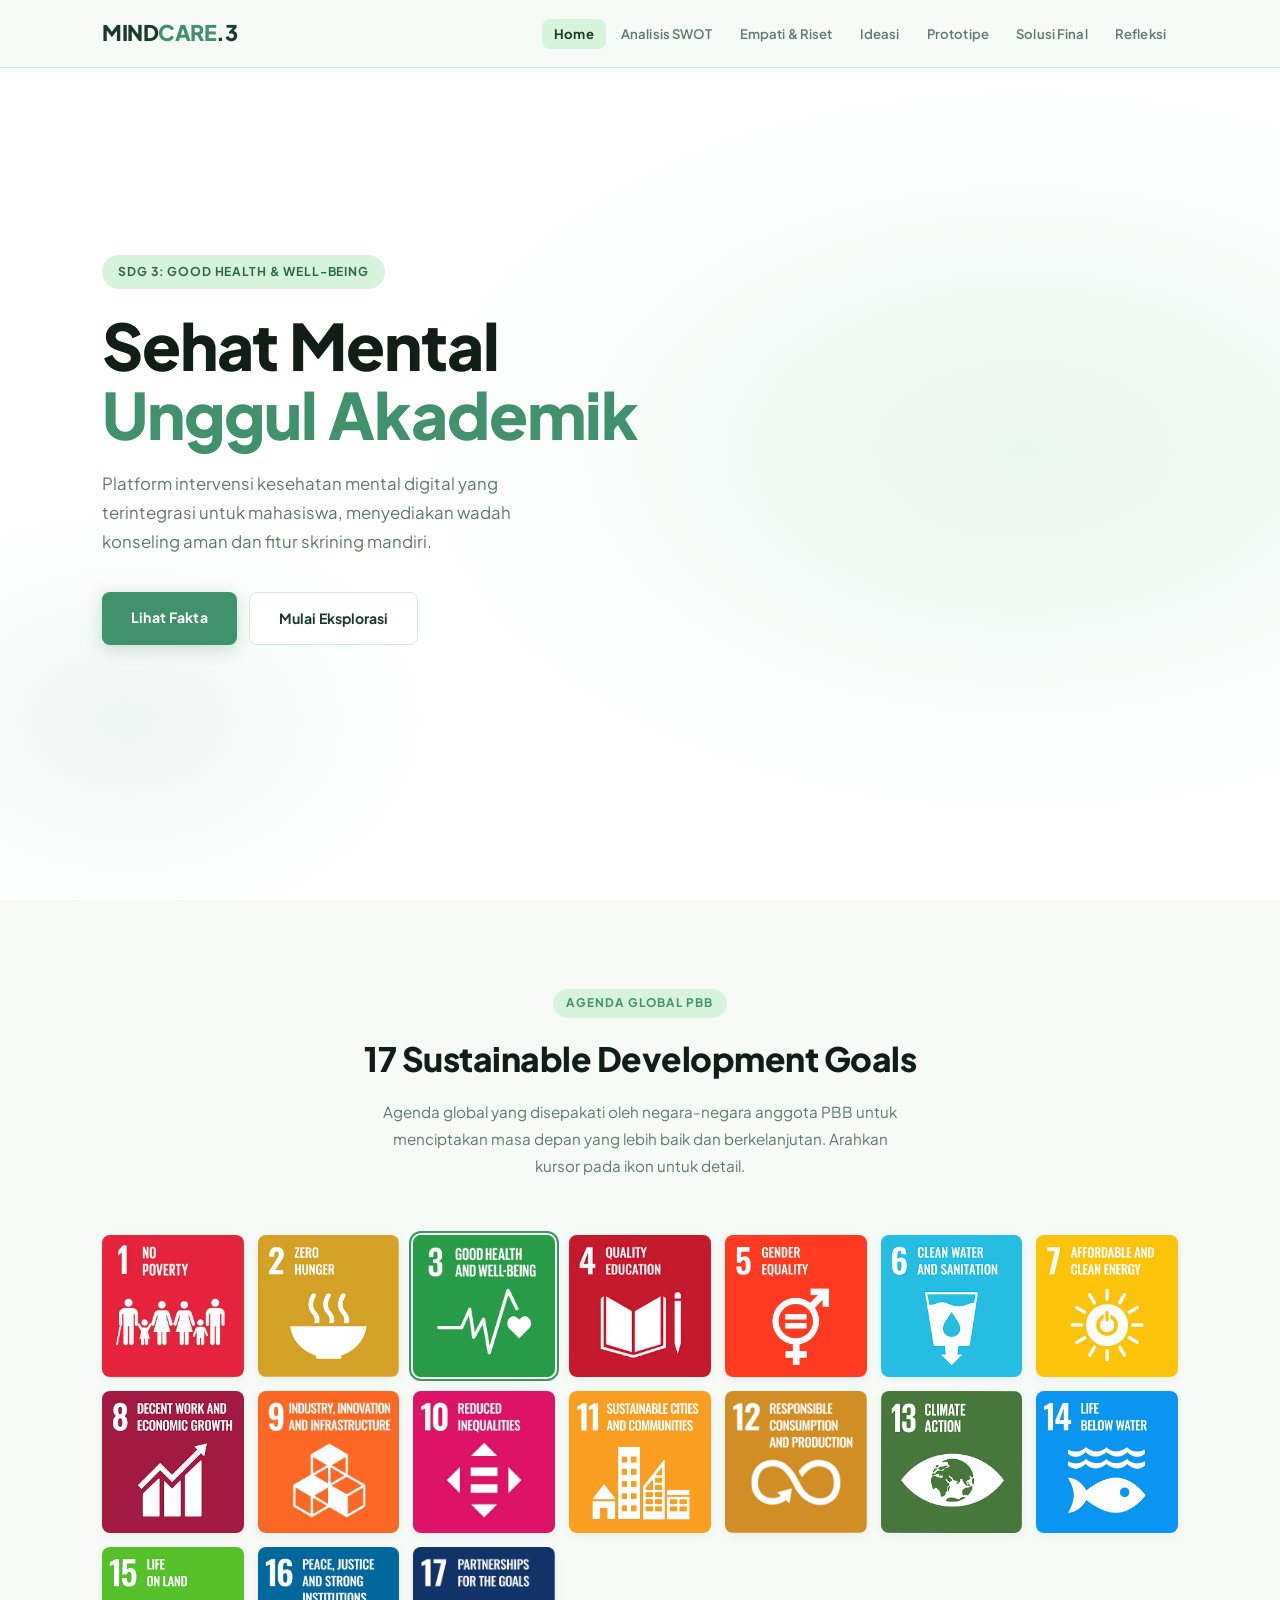
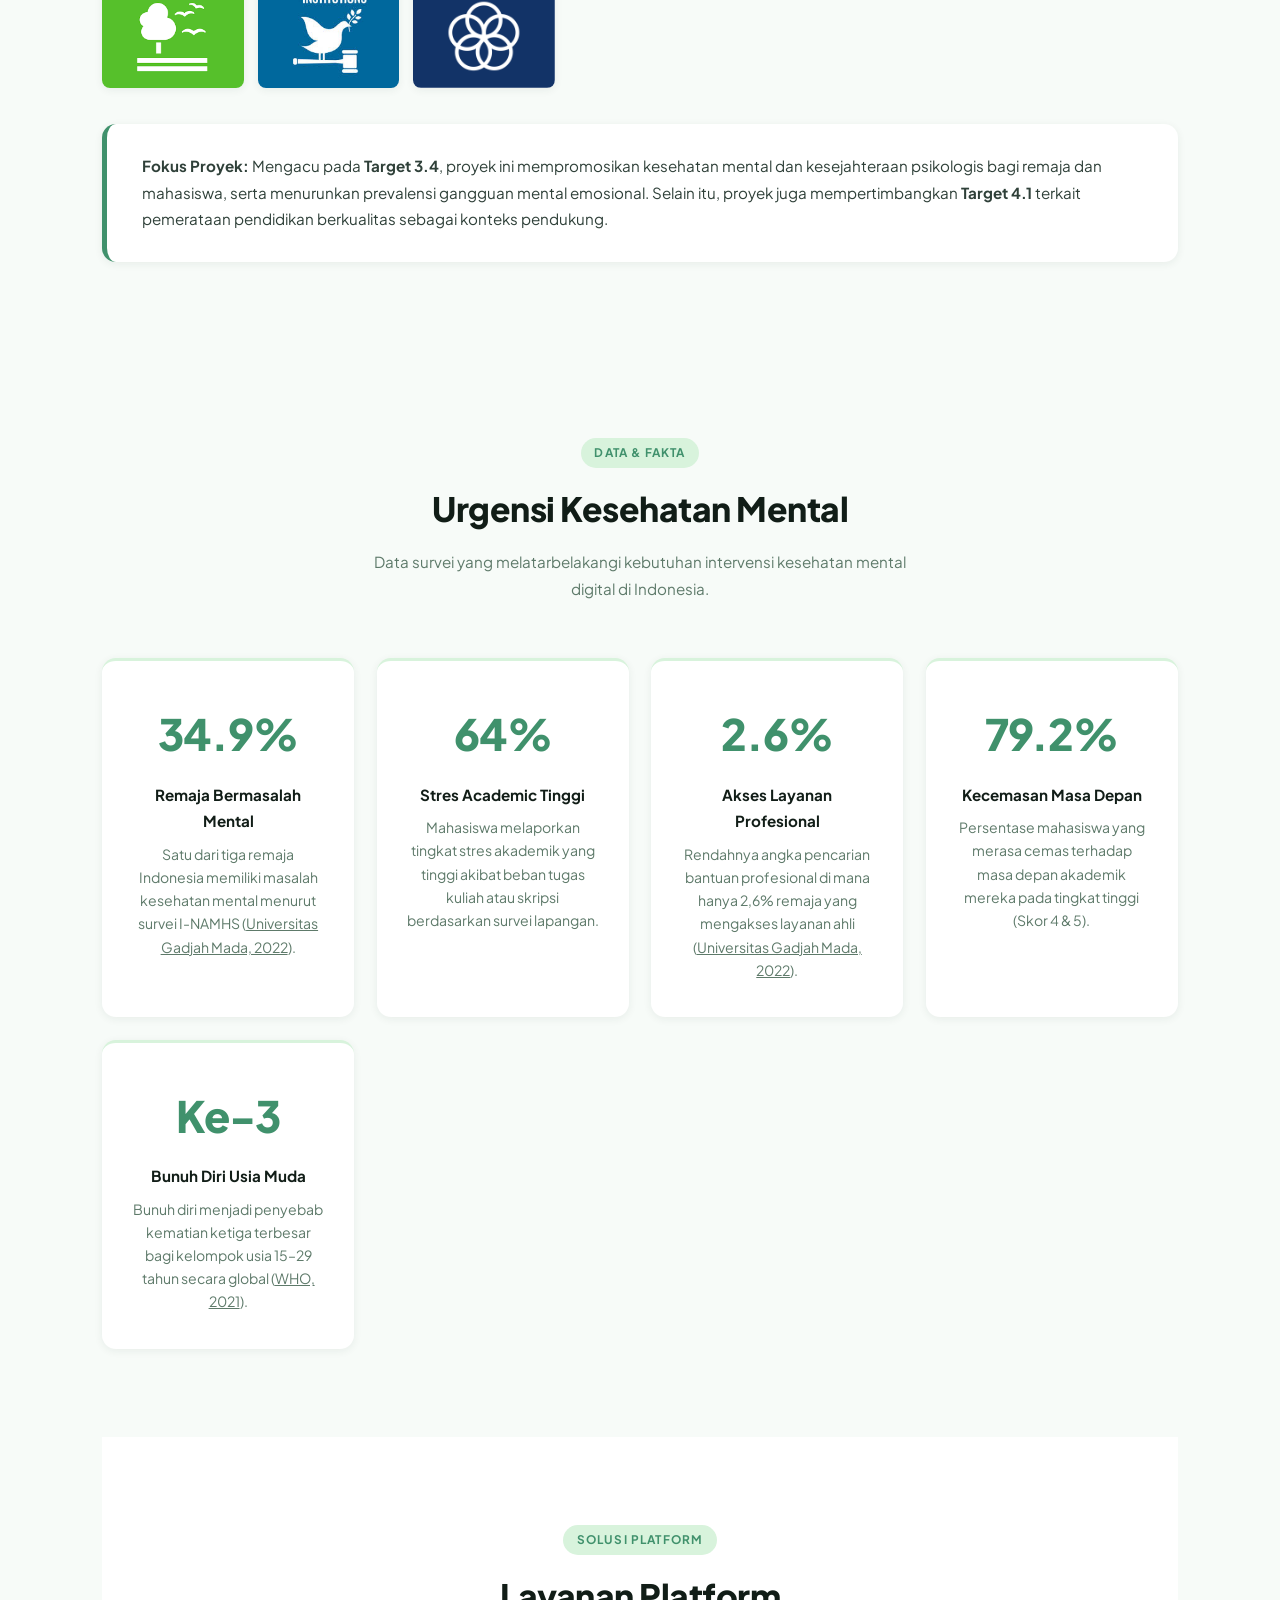
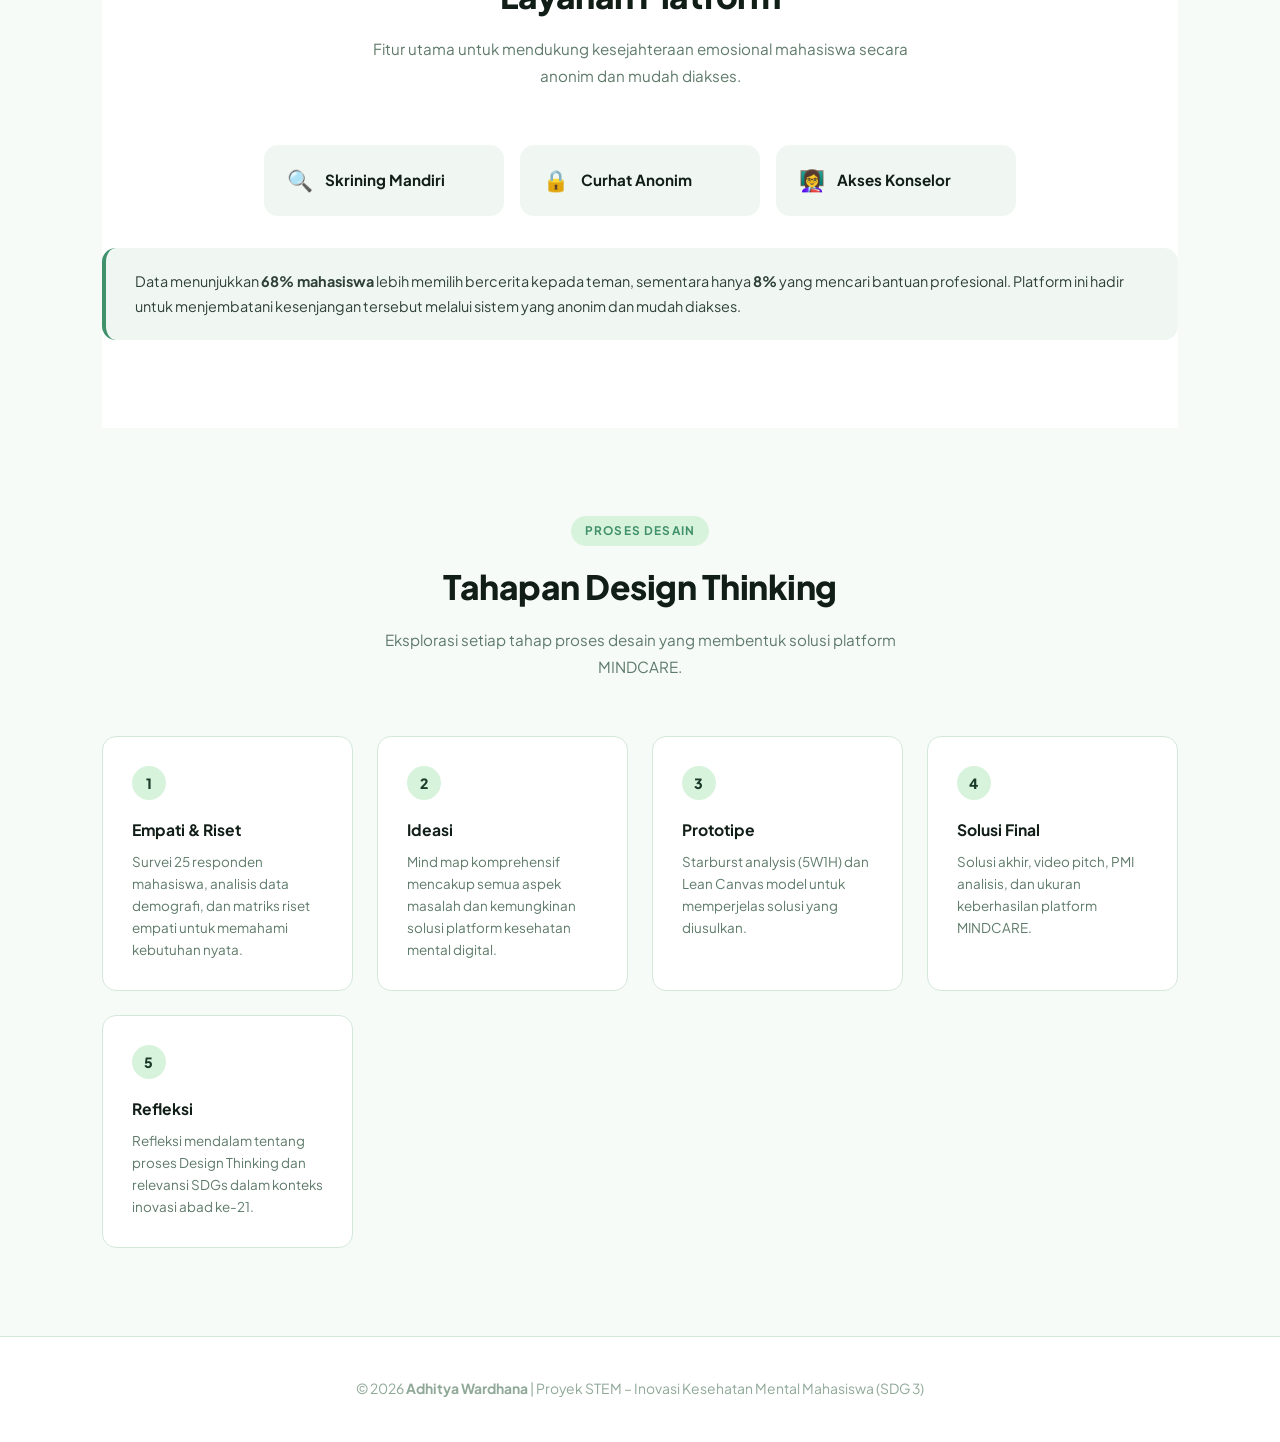
<file: index.html>
<!DOCTYPE html>
<html lang="id">
<head>
    <meta charset="UTF-8">
    <meta name="viewport" content="width=device-width, initial-scale=1.0">
    <title>Proyek SDG 3 – Kesehatan Mental Mahasiswa | Adhitya Wardhana</title>
    <link rel="stylesheet" href="style.css">
    <link href="https://fonts.googleapis.com/css2?family=Plus+Jakarta+Sans:wght@300;400;600;700;800&display=swap" rel="stylesheet">
</head>
<body>

    <header>
        <nav class="container">
            <div class="logo">MIND<span>CARE</span>.3</div>
            <ul class="nav-links">
                <li><a href="index.html" class="active">Home</a></li>
                <li><a href="swot.html">Analisis SWOT</a></li>
                <li><a href="empathy.html">Empati &amp; Riset</a></li>
                <li><a href="ideation.html">Ideasi</a></li>
                <li><a href="prototype.html">Prototipe</a></li>
                <li><a href="solution.html">Solusi Final</a></li>
                <li><a href="reflection.html">Refleksi</a></li>
            </ul>
        </nav>
    </header>

    <section id="home" class="hero">
        <div class="hero-content">
            <span class="badge">SDG 3: Good Health &amp; Well-Being</span>
            <h1>Sehat Mental <br><span>Unggul Akademik</span></h1>
            <p>Platform intervensi kesehatan mental digital yang terintegrasi untuk mahasiswa, menyediakan wadah konseling aman dan fitur skrining mandiri.</p>
            <div class="hero-btns">
                <a href="#facts" class="btn-primary">Lihat Fakta</a>
                <a href="empathy.html" class="btn-secondary">Mulai Eksplorasi</a>
            </div>
        </div>
    </section>

    <main class="container">

        <section id="about" class="sdg-overview">
            <div class="section-title">
                <span class="section-eyebrow">Agenda Global PBB</span>
                <h2>17 Sustainable Development Goals</h2>
                <p>Agenda global yang disepakati oleh negara-negara anggota PBB untuk menciptakan masa depan yang lebih baik dan berkelanjutan. Arahkan kursor pada ikon untuk detail.</p>
            </div>

            <div class="sdg-grid">
                <div class="sdg-icon-card"><div class="sdg-icon-wrapper"><img src="sdg1.png" alt="SDG 1"><div class="sdg-card-overlay"><span>01</span><p>Mengakhiri kemiskinan dalam segala bentuk di seluruh dunia.</p></div></div></div>
                <div class="sdg-icon-card"><div class="sdg-icon-wrapper"><img src="sdg2.png" alt="SDG 2"><div class="sdg-card-overlay"><span>02</span><p>Mengakhiri kelaparan, mencapai ketahanan pangan dan gizi.</p></div></div></div>
                <div class="sdg-icon-card active-sdg"><div class="sdg-icon-wrapper"><img src="sdg3.png" alt="SDG 3"><div class="sdg-card-overlay"><span>03</span><p>Menjamin kehidupan sehat dan kesejahteraan bagi semua usia.</p></div></div></div>
                <div class="sdg-icon-card"><div class="sdg-icon-wrapper"><img src="sdg4.png" alt="SDG 4"><div class="sdg-card-overlay"><span>04</span><p>Menjamin pendidikan berkualitas yang inklusif dan merata.</p></div></div></div>
                <div class="sdg-icon-card"><div class="sdg-icon-wrapper"><img src="sdg5.png" alt="SDG 5"><div class="sdg-card-overlay"><span>05</span><p>Mencapai kesetaraan gender dan memberdayakan perempuan.</p></div></div></div>
                <div class="sdg-icon-card"><div class="sdg-icon-wrapper"><img src="sdg6.png" alt="SDG 6"><div class="sdg-card-overlay"><span>06</span><p>Menjamin ketersediaan air bersih dan sanitasi berkelanjutan.</p></div></div></div>
                <div class="sdg-icon-card"><div class="sdg-icon-wrapper"><img src="sdg7.png" alt="SDG 7"><div class="sdg-card-overlay"><span>07</span><p>Menjamin akses energi yang terjangkau and bersih.</p></div></div></div>
                <div class="sdg-icon-card"><div class="sdg-icon-wrapper"><img src="sdg8.png" alt="SDG 8"><div class="sdg-card-overlay"><span>08</span><p>Mendukung pertumbuhan ekonomi dan pekerjaan layak.</p></div></div></div>
                <div class="sdg-icon-card"><div class="sdg-icon-wrapper"><img src="sdg9.png" alt="SDG 9"><div class="sdg-card-overlay"><span>09</span><p>Membangun infrastruktur kuat dan mendukung inovasi.</p></div></div></div>
                <div class="sdg-icon-card"><div class="sdg-icon-wrapper"><img src="sdg10.png" alt="SDG 10"><div class="sdg-card-overlay"><span>10</span><p>Mengurangi kesenjangan di dalam dan antarnegara.</p></div></div></div>
                <div class="sdg-icon-card"><div class="sdg-icon-wrapper"><img src="sdg11.png" alt="SDG 11"><div class="sdg-card-overlay"><span>11</span><p>Menjadikan kota aman, tangguh, dan berkelanjutan.</p></div></div></div>
                <div class="sdg-icon-card"><div class="sdg-icon-wrapper"><img src="sdg12.png" alt="SDG 12"><div class="sdg-card-overlay"><span>12</span><p>Menjamin pola konsumsi dan produksi bertanggung jawab.</p></div></div></div>
                <div class="sdg-icon-card"><div class="sdg-icon-wrapper"><img src="sdg13.png" alt="SDG 13"><div class="sdg-card-overlay"><span>13</span><p>Mengambil tindakan cepat mengatasi perubahan iklim.</p></div></div></div>
                <div class="sdg-icon-card"><div class="sdg-icon-wrapper"><img src="sdg14.png" alt="SDG 14"><div class="sdg-card-overlay"><span>14</span><p>Melestarikan dan menjaga ekosistem lautan.</p></div></div></div>
                <div class="sdg-icon-card"><div class="sdg-icon-wrapper"><img src="sdg15.png" alt="SDG 15"><div class="sdg-card-overlay"><span>15</span><p>Mengelola hutan berkelanjutan dan menjaga daratan.</p></div></div></div>
                <div class="sdg-icon-card"><div class="sdg-icon-wrapper"><img src="sdg16.png" alt="SDG 16"><div class="sdg-card-overlay"><span>16</span><p>Mendukung masyarakat damai dan keadilan bagi semua.</p></div></div></div>
                <div class="sdg-icon-card"><div class="sdg-icon-wrapper"><img src="sdg17.png" alt="SDG 17"><div class="sdg-card-overlay"><span>17</span><p>Memperkuat kemitraan global untuk tujuan bersama.</p></div></div></div>
            </div>

            <div class="focus-description">
                <p><strong>Fokus Proyek:</strong> Mengacu pada <strong>Target 3.4</strong>, proyek ini mempromosikan kesehatan mental dan kesejahteraan psikologis bagi remaja dan mahasiswa, serta menurunkan prevalensi gangguan mental emosional. Selain itu, proyek juga mempertimbangkan <strong>Target 4.1</strong> terkait pemerataan pendidikan berkualitas sebagai konteks pendukung.</p>
            </div>
        </section>

        <section id="facts" class="facts">
            <div class="section-title">
                <span class="section-eyebrow">Data &amp; Fakta</span>
                <h2>Urgensi Kesehatan Mental</h2>
                <p>Data survei yang melatarbelakangi kebutuhan intervensi kesehatan mental digital di Indonesia.</p>
            </div>

            <div class="dt-grid">
                <div class="fact-item">
                    <span class="stat">34.9%</span>
                    <h3>Remaja Bermasalah Mental</h3>
                    <p>Satu dari tiga remaja Indonesia memiliki masalah kesehatan mental menurut survei I-NAMHS (<a href="https://ugm.ac.id/id/berita/23086-hasil-survei-i-namhs-satu-dari-tiga-remaja-indonesia-memiliki-masalah-kesehatan-mental/" target="_blank" style="color: inherit; text-decoration: underline;">Universitas Gadjah Mada, 2022</a>).</p>
                </div>
                <div class="fact-item">
                    <span class="stat">64%</span>
                    <h3>Stres Academic Tinggi</h3>
                    <p>Mahasiswa melaporkan tingkat stres akademik yang tinggi akibat beban tugas kuliah atau skripsi berdasarkan survei lapangan.</p>
                </div>
                <div class="fact-item">
                    <span class="stat">2.6%</span>
                    <h3>Akses Layanan Profesional</h3>
                    <p>Rendahnya angka pencarian bantuan profesional di mana hanya 2,6% remaja yang mengakses layanan ahli (<a href="https://ugm.ac.id/id/berita/23086-hasil-survei-i-namhs-satu-dari-tiga-remaja-indonesia-memiliki-masalah-kesehatan-mental/" target="_blank" style="color: inherit; text-decoration: underline;">Universitas Gadjah Mada, 2022</a>).</p>
                </div>
                <div class="fact-item">
                    <span class="stat">79.2%</span>
                    <h3>Kecemasan Masa Depan</h3>
                    <p>Persentase mahasiswa yang merasa cemas terhadap masa depan akademik mereka pada tingkat tinggi (Skor 4 &amp; 5).</p>
                </div>
                <div class="fact-item">
                    <span class="stat">Ke-3</span>
                    <h3>Bunuh Diri Usia Muda</h3>
                    <p>Bunuh diri menjadi penyebab kematian ketiga terbesar bagi kelompok usia 15–29 tahun secara global (<a href="https://www.who.int/news-room/fact-sheets/detail/adolescent-mental-health" target="_blank" style="color: inherit; text-decoration: underline;">WHO, 2021</a>).</p>
                </div>
            </div>
        </section>

        <section class="services">
            <div class="section-title">
                <span class="section-eyebrow">Solusi Platform</span>
                <h2>Layanan Platform</h2>
                <p>Fitur utama untuk mendukung kesejahteraan emosional mahasiswa secara anonim dan mudah diakses.</p>
            </div>

            <div class="services-grid">
                <div class="service-card">
                    <div class="icon">🔍</div>
                    <h3>Skrining Mandiri</h3>
                    <p>Akses halaman skrining tanpa login untuk deteksi dini kondisi mental emosional.</p>
                </div>
                <div class="service-card">
                    <div class="icon">🔒</div>
                    <h3>Curhat Anonim</h3>
                    <p>Formulir curhat anonim yang direspon oleh konselor secara profesional tanpa mengungkap identitas.</p>
                </div>
                <div class="service-card">
                    <div class="icon">👩‍🏫</div>
                    <h3>Akses Konselor</h3>
                    <p>Informasi jadwal dan spesialisasi konselor kampus untuk dihubungi secara langsung.</p>
                </div>
            </div>

            <div class="target-info">
                <p>Data menunjukkan <strong>68% mahasiswa</strong> lebih memilih bercerita kepada teman, sementara hanya <strong>8%</strong> yang mencari bantuan profesional. Platform ini hadir untuk menjembatani kesenjangan tersebut melalui sistem yang anonim dan mudah diakses.</p>
            </div>
        </section>

        <!-- Design Thinking Progress -->
        <section>
            <div class="section-title">
                <span class="section-eyebrow">Proses Desain</span>
                <h2>Tahapan Design Thinking</h2>
                <p>Eksplorasi setiap tahap proses desain yang membentuk solusi platform MINDCARE.</p>
            </div>
            <div class="grid-facts">
                <a href="empathy.html" class="dt-card">
                    <div class="dt-num">1</div>
                    <h3>Empati &amp; Riset</h3>
                    <p>Survei 25 responden mahasiswa, analisis data demografi, dan matriks riset empati untuk memahami kebutuhan nyata.</p>
                </a>
                <a href="ideation.html" class="dt-card">
                    <div class="dt-num">2</div>
                    <h3>Ideasi</h3>
                    <p>Mind map komprehensif mencakup semua aspek masalah dan kemungkinan solusi platform kesehatan mental digital.</p>
                </a>
                <a href="prototype.html" class="dt-card">
                    <div class="dt-num">3</div>
                    <h3>Prototipe</h3>
                    <p>Starburst analysis (5W1H) dan Lean Canvas model untuk memperjelas solusi yang diusulkan.</p>
                </a>
                <a href="solution.html" class="dt-card" style="text-decoration:none; color: inherit;">
                    <div class="dt-num">4</div>
                    <h3>Solusi Final</h3>
                    <p>Solusi akhir, video pitch, PMI analisis, dan ukuran keberhasilan platform MINDCARE.</p>
                </a>
                <a href="reflection.html" class="dt-card" style="text-decoration:none; color: inherit;">
                    <div class="dt-num">5</div>
                    <h3>Refleksi</h3>
                    <p>Refleksi mendalam tentang proses Design Thinking dan relevansi SDGs dalam konteks inovasi abad ke-21.</p>
                </a>
            </div>
        </section>

    </main>

    <footer>
        <p>&copy; 2026 <strong>Adhitya Wardhana</strong> | Proyek STEM – Inovasi Kesehatan Mental Mahasiswa (SDG 3)</p>
    </footer>

</body>
</html>
</file>
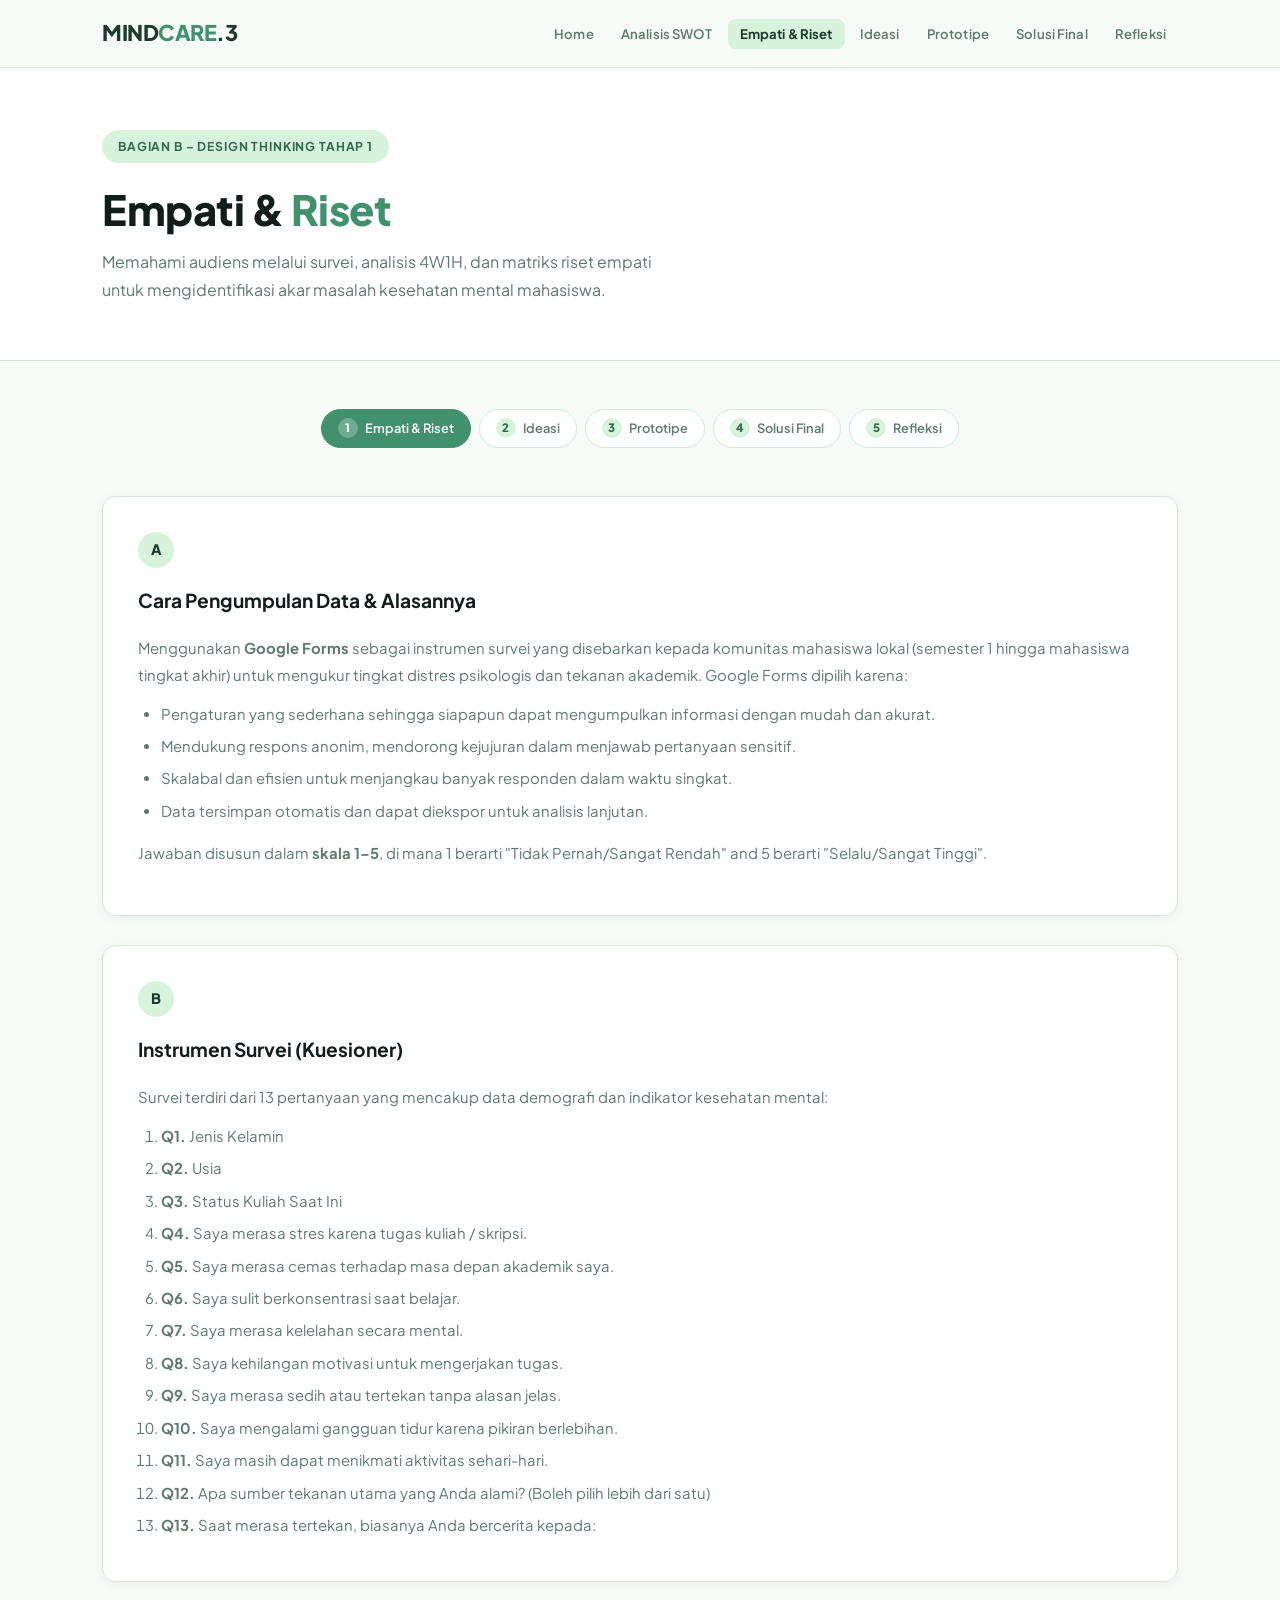
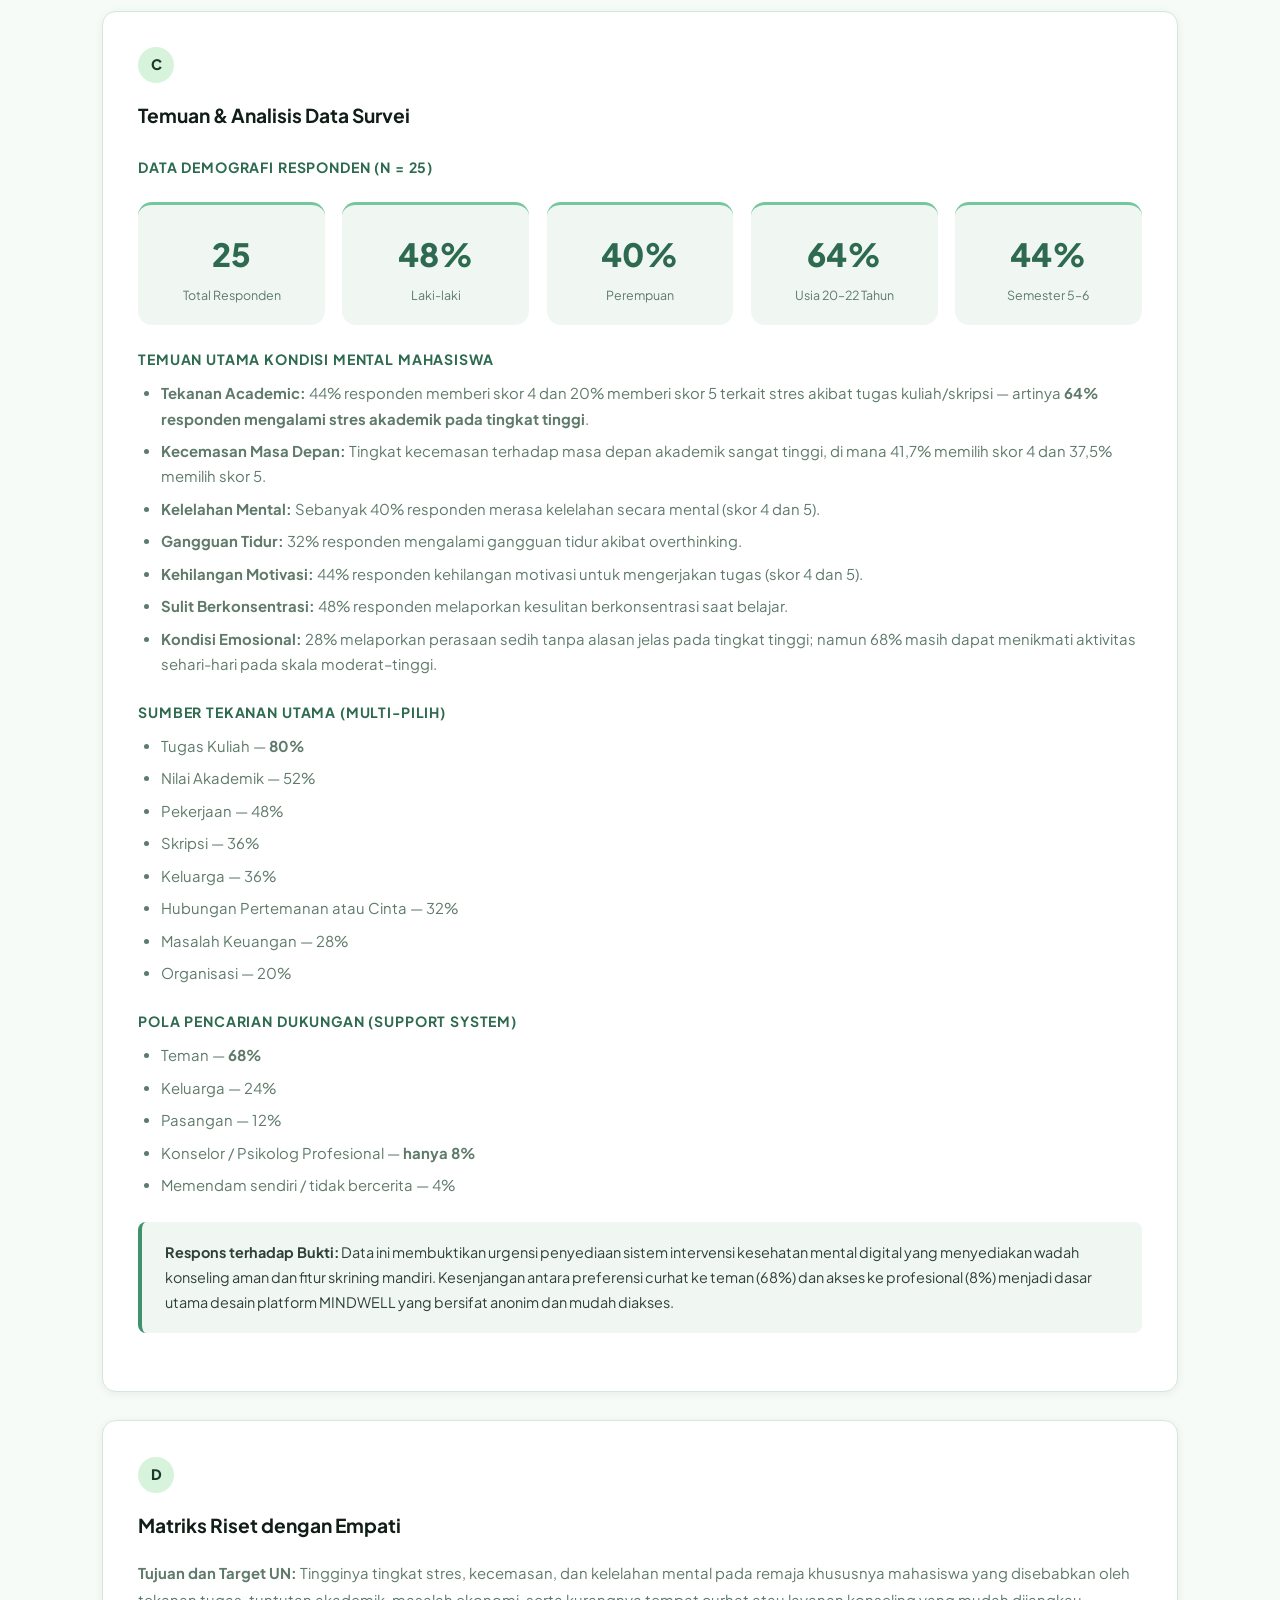
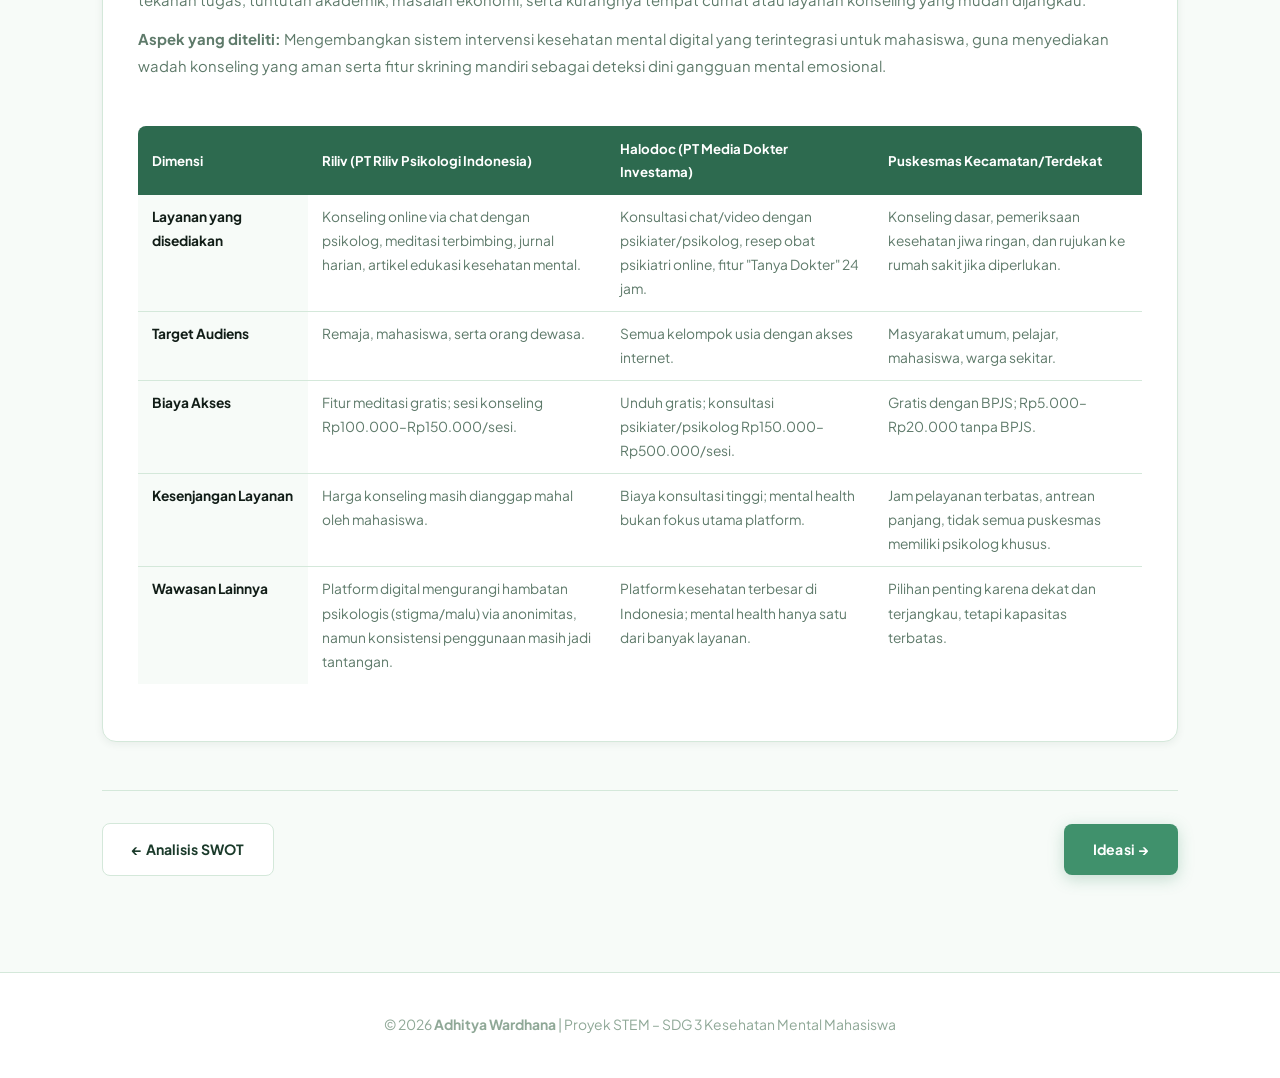
<file: empathy.html>
<!DOCTYPE html>
<html lang="id">
<head>
    <meta charset="UTF-8">
    <meta name="viewport" content="width=device-width, initial-scale=1.0">
    <title>Empati &amp; Riset – MINDCARE</title>
    <link rel="stylesheet" href="style.css">
    <link href="https://fonts.googleapis.com/css2?family=Plus+Jakarta+Sans:wght@300;400;600;700;800&display=swap" rel="stylesheet">
</head>
<body>
    <header>
        <nav class="container">
            <div class="logo">MIND<span>CARE</span>.3</div>
            <ul class="nav-links">
                <li><a href="index.html">Home</a></li>
                <li><a href="swot.html">Analisis SWOT</a></li>
                <li><a href="empathy.html" class="active">Empati &amp; Riset</a></li>
                <li><a href="ideation.html">Ideasi</a></li>
                <li><a href="prototype.html">Prototipe</a></li>
                <li><a href="solution.html">Solusi Final</a></li>
                <li><a href="reflection.html">Refleksi</a></li>
            </ul>
        </nav>
    </header>

    <div class="page-hero">
        <div class="container">
            <span class="badge">Bagian B – Design Thinking Tahap 1</span>
            <h1>Empati &amp; <span>Riset</span></h1>
            <p>Memahami audiens melalui survei, analisis 4W1H, dan matriks riset empati untuk mengidentifikasi akar masalah kesehatan mental mahasiswa.</p>
        </div>
    </div>

    <main class="container" style="padding-top: 3rem; padding-bottom: 4rem;">

        <div class="progress-bar">
            <a href="empathy.html" class="progress-step active"><span class="step-num">1</span>Empati &amp; Riset</a>
            <a href="ideation.html" class="progress-step"><span class="step-num">2</span>Ideasi</a>
            <a href="prototype.html" class="progress-step"><span class="step-num">3</span>Prototipe</a>
            <a href="solution.html" class="progress-step"><span class="step-num">4</span>Solusi Final</a>
            <a href="reflection.html" class="progress-step"><span class="step-num">5</span>Refleksi</a>
        </div>

        <div class="content-card">
            <div class="section-number">A</div>
            <h3>Cara Pengumpulan Data &amp; Alasannya</h3>
            <p>Menggunakan <strong>Google Forms</strong> sebagai instrumen survei yang disebarkan kepada komunitas mahasiswa lokal (semester 1 hingga mahasiswa tingkat akhir) untuk mengukur tingkat distres psikologis dan tekanan akademik. Google Forms dipilih karena:</p>
            <ul>
                <li>Pengaturan yang sederhana sehingga siapapun dapat mengumpulkan informasi dengan mudah dan akurat.</li>
                <li>Mendukung respons anonim, mendorong kejujuran dalam menjawab pertanyaan sensitif.</li>
                <li>Skalabal dan efisien untuk menjangkau banyak responden dalam waktu singkat.</li>
                <li>Data tersimpan otomatis dan dapat diekspor untuk analisis lanjutan.</li>
            </ul>
            <p style="margin-top: 1rem;">Jawaban disusun dalam <strong>skala 1–5</strong>, di mana 1 berarti "Tidak Pernah/Sangat Rendah" and 5 berarti "Selalu/Sangat Tinggi".</p>
        </div>

        <div class="content-card">
            <div class="section-number">B</div>
            <h3>Instrumen Survei (Kuesioner)</h3>
            <p>Survei terdiri dari 13 pertanyaan yang mencakup data demografi dan indikator kesehatan mental:</p>
            <ol>
                <li><strong>Q1.</strong> Jenis Kelamin</li>
                <li><strong>Q2.</strong> Usia</li>
                <li><strong>Q3.</strong> Status Kuliah Saat Ini</li>
                <li><strong>Q4.</strong> Saya merasa stres karena tugas kuliah / skripsi.</li>
                <li><strong>Q5.</strong> Saya merasa cemas terhadap masa depan akademik saya.</li>
                <li><strong>Q6.</strong> Saya sulit berkonsentrasi saat belajar.</li>
                <li><strong>Q7.</strong> Saya merasa kelelahan secara mental.</li>
                <li><strong>Q8.</strong> Saya kehilangan motivasi untuk mengerjakan tugas.</li>
                <li><strong>Q9.</strong> Saya merasa sedih atau tertekan tanpa alasan jelas.</li>
                <li><strong>Q10.</strong> Saya mengalami gangguan tidur karena pikiran berlebihan.</li>
                <li><strong>Q11.</strong> Saya masih dapat menikmati aktivitas sehari-hari.</li>
                <li><strong>Q12.</strong> Apa sumber tekanan utama yang Anda alami? (Boleh pilih lebih dari satu)</li>
                <li><strong>Q13.</strong> Saat merasa tertekan, biasanya Anda bercerita kepada:</li>
            </ol>
        </div>

        <div class="content-card">
            <div class="section-number">C</div>
            <h3>Temuan &amp; Analisis Data Survei</h3>
            <h4>Data Demografi Responden (N = 25)</h4>
            <div class="survey-grid">
                <div class="survey-stat">
                    <div class="number">25</div>
                    <div class="label">Total Responden</div>
                </div>
                <div class="survey-stat">
                    <div class="number">48%</div>
                    <div class="label">Laki-laki</div>
                </div>
                <div class="survey-stat">
                    <div class="number">40%</div>
                    <div class="label">Perempuan</div>
                </div>
                <div class="survey-stat">
                    <div class="number">64%</div>
                    <div class="label">Usia 20–22 Tahun</div>
                </div>
                <div class="survey-stat">
                    <div class="number">44%</div>
                    <div class="label">Semester 5–6</div>
                </div>
            </div>

            <h4>Temuan Utama Kondisi Mental Mahasiswa</h4>
            <ul>
                <li><strong>Tekanan Academic:</strong> 44% responden memberi skor 4 dan 20% memberi skor 5 terkait stres akibat tugas kuliah/skripsi — artinya <strong>64% responden mengalami stres akademik pada tingkat tinggi</strong>.</li>
                <li><strong>Kecemasan Masa Depan:</strong> Tingkat kecemasan terhadap masa depan akademik sangat tinggi, di mana 41,7% memilih skor 4 dan 37,5% memilih skor 5.</li>
                <li><strong>Kelelahan Mental:</strong> Sebanyak 40% responden merasa kelelahan secara mental (skor 4 dan 5).</li>
                <li><strong>Gangguan Tidur:</strong> 32% responden mengalami gangguan tidur akibat overthinking.</li>
                <li><strong>Kehilangan Motivasi:</strong> 44% responden kehilangan motivasi untuk mengerjakan tugas (skor 4 dan 5).</li>
                <li><strong>Sulit Berkonsentrasi:</strong> 48% responden melaporkan kesulitan berkonsentrasi saat belajar.</li>
                <li><strong>Kondisi Emosional:</strong> 28% melaporkan perasaan sedih tanpa alasan jelas pada tingkat tinggi; namun 68% masih dapat menikmati aktivitas sehari-hari pada skala moderat–tinggi.</li>
            </ul>

            <h4>Sumber Tekanan Utama (Multi-pilih)</h4>
            <ul>
                <li>Tugas Kuliah — <strong>80%</strong></li>
                <li>Nilai Akademik — 52%</li>
                <li>Pekerjaan — 48%</li>
                <li>Skripsi — 36%</li>
                <li>Keluarga — 36%</li>
                <li>Hubungan Pertemanan atau Cinta — 32%</li>
                <li>Masalah Keuangan — 28%</li>
                <li>Organisasi — 20%</li>
            </ul>

            <h4>Pola Pencarian Dukungan (Support System)</h4>
            <ul>
                <li>Teman — <strong>68%</strong></li>
                <li>Keluarga — 24%</li>
                <li>Pasangan — 12%</li>
                <li>Konselor / Psikolog Profesional — <strong>hanya 8%</strong></li>
                <li>Memendam sendiri / tidak bercerita — 4%</li>
            </ul>

            <div class="info-box" style="margin-top: 1.5rem;">
                <strong>Respons terhadap Bukti:</strong> Data ini membuktikan urgensi penyediaan sistem intervensi kesehatan mental digital yang menyediakan wadah konseling aman dan fitur skrining mandiri. Kesenjangan antara preferensi curhat ke teman (68%) dan akses ke profesional (8%) menjadi dasar utama desain platform MINDWELL yang bersifat anonim dan mudah diakses.
            </div>
        </div>

        <div class="content-card">
            <div class="section-number">D</div>
            <h3>Matriks Riset dengan Empati</h3>
            <p><strong>Tujuan dan Target UN:</strong> Tingginya tingkat stres, kecemasan, dan kelelahan mental pada remaja khususnya mahasiswa yang disebabkan oleh tekanan tugas, tuntutan akademik, masalah ekonomi, serta kurangnya tempat curhat atau layanan konseling yang mudah dijangkau.</p>
            <p style="margin-top: 0.8rem;"><strong>Aspek yang diteliti:</strong> Mengembangkan sistem intervensi kesehatan mental digital yang terintegrasi untuk mahasiswa, guna menyediakan wadah konseling yang aman serta fitur skrining mandiri sebagai deteksi dini gangguan mental emosional.</p>

            <div style="overflow-x: auto; margin-top: 1.5rem;">
                <table class="matrix-table">
                    <thead>
                        <tr>
                            <th>Dimensi</th>
                            <th>Riliv (PT Riliv Psikologi Indonesia)</th>
                            <th>Halodoc (PT Media Dokter Investama)</th>
                            <th>Puskesmas Kecamatan/Terdekat</th>
                        </tr>
                    </thead>
                    <tbody>
                        <tr>
                            <td>Layanan yang disediakan</td>
                            <td>Konseling online via chat dengan psikolog, meditasi terbimbing, jurnal harian, artikel edukasi kesehatan mental.</td>
                            <td>Konsultasi chat/video dengan psikiater/psikolog, resep obat psikiatri online, fitur "Tanya Dokter" 24 jam.</td>
                            <td>Konseling dasar, pemeriksaan kesehatan jiwa ringan, dan rujukan ke rumah sakit jika diperlukan.</td>
                        </tr>
                        <tr>
                            <td>Target Audiens</td>
                            <td>Remaja, mahasiswa, serta orang dewasa.</td>
                            <td>Semua kelompok usia dengan akses internet.</td>
                            <td>Masyarakat umum, pelajar, mahasiswa, warga sekitar.</td>
                        </tr>
                        <tr>
                            <td>Biaya Akses</td>
                            <td>Fitur meditasi gratis; sesi konseling Rp100.000–Rp150.000/sesi.</td>
                            <td>Unduh gratis; konsultasi psikiater/psikolog Rp150.000–Rp500.000/sesi.</td>
                            <td>Gratis dengan BPJS; Rp5.000–Rp20.000 tanpa BPJS.</td>
                        </tr>
                        <tr>
                            <td>Kesenjangan Layanan</td>
                            <td>Harga konseling masih dianggap mahal oleh mahasiswa.</td>
                            <td>Biaya konsultasi tinggi; mental health bukan fokus utama platform.</td>
                            <td>Jam pelayanan terbatas, antrean panjang, tidak semua puskesmas memiliki psikolog khusus.</td>
                        </tr>
                        <tr>
                            <td>Wawasan Lainnya</td>
                            <td>Platform digital mengurangi hambatan psikologis (stigma/malu) via anonimitas, namun konsistensi penggunaan masih jadi tantangan.</td>
                            <td>Platform kesehatan terbesar di Indonesia; mental health hanya satu dari banyak layanan.</td>
                            <td>Pilihan penting karena dekat dan terjangkau, tetapi kapasitas terbatas.</td>
                        </tr>
                    </tbody>
                </table>
            </div>
        </div>

        

        <div class="page-nav">
            <a href="swot.html" class="btn-secondary">← Analisis SWOT</a>
            <a href="ideation.html" class="btn-primary">Ideasi →</a>
        </div>
    </main>

    <footer>
        <p>&copy; 2026 <strong>Adhitya Wardhana</strong> | Proyek STEM – SDG 3 Kesehatan Mental Mahasiswa</p>
    </footer>
</body>
</html>
</file>
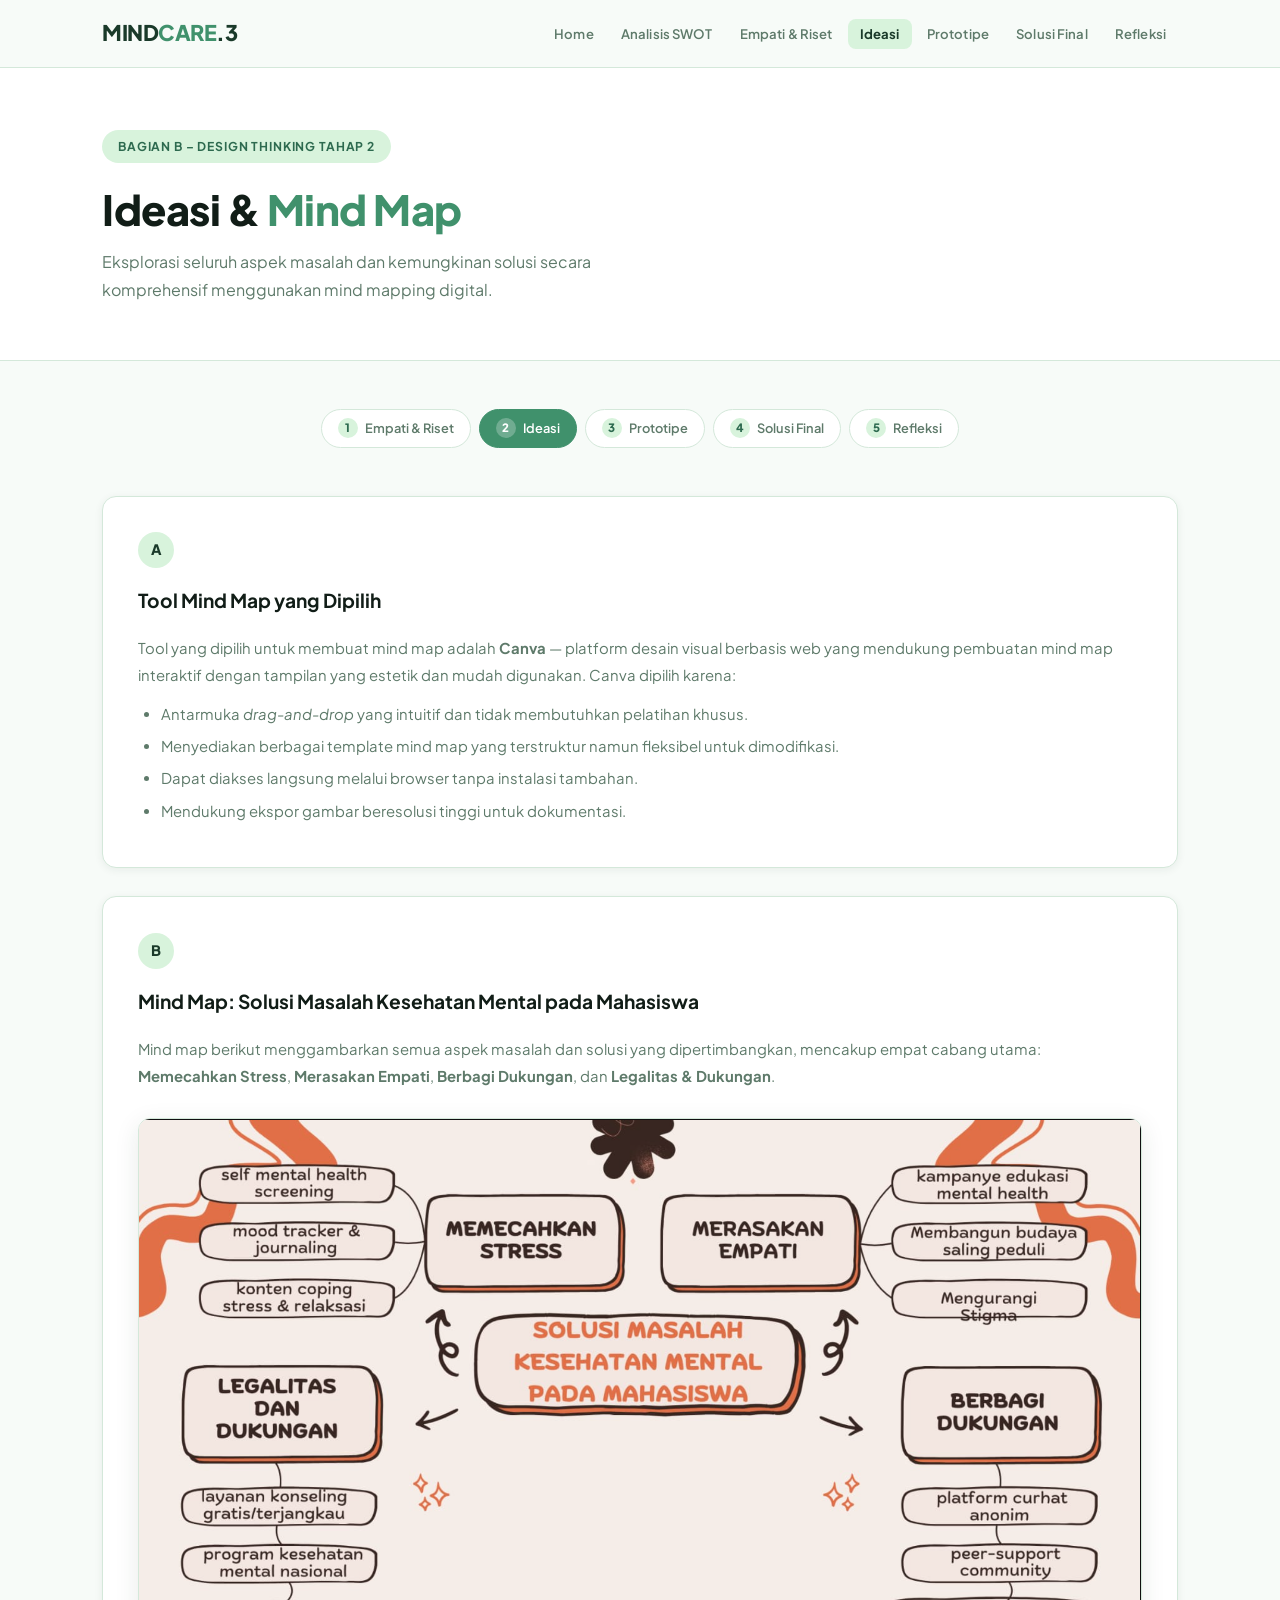
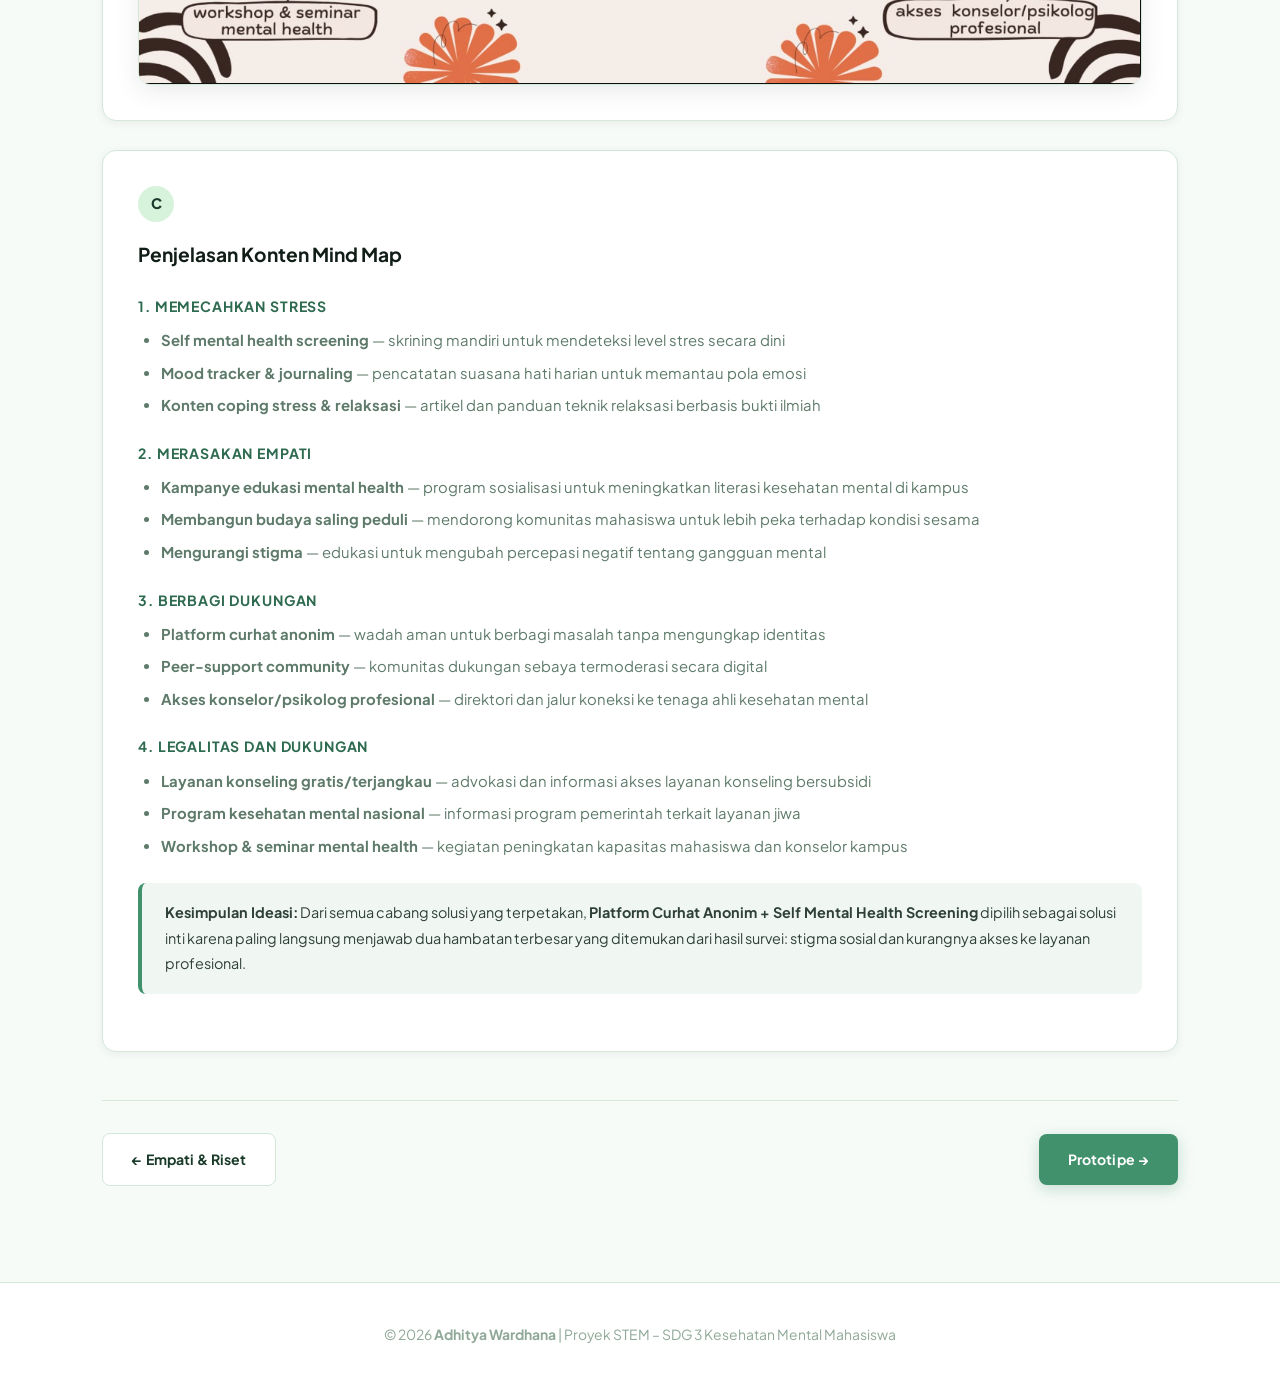
<file: ideation.html>
<!DOCTYPE html>
<html lang="id">
<head>
    <meta charset="UTF-8">
    <meta name="viewport" content="width=device-width, initial-scale=1.0">
    <title>Ideasi – MINDCARE</title>
    <link rel="stylesheet" href="style.css">
    <link href="https://fonts.googleapis.com/css2?family=Plus+Jakarta+Sans:wght@300;400;600;700;800&display=swap" rel="stylesheet">
</head>
<body>
    <header>
        <nav class="container">
            <div class="logo">MIND<span>CARE</span>.3</div>
            <ul class="nav-links">
                <li><a href="index.html">Home</a></li>
                <li><a href="swot.html">Analisis SWOT</a></li>
                <li><a href="empathy.html">Empati &amp; Riset</a></li>
                <li><a href="ideation.html" class="active">Ideasi</a></li>
                <li><a href="prototype.html">Prototipe</a></li>
                <li><a href="solution.html">Solusi Final</a></li>
                <li><a href="reflection.html">Refleksi</a></li>
            </ul>
        </nav>
    </header>

    <div class="page-hero">
        <div class="container">
            <span class="badge">Bagian B – Design Thinking Tahap 2</span>
            <h1>Ideasi &amp; <span>Mind Map</span></h1>
            <p>Eksplorasi seluruh aspek masalah dan kemungkinan solusi secara komprehensif menggunakan mind mapping digital.</p>
        </div>
    </div>

    <main class="container" style="padding-top: 3rem; padding-bottom: 4rem;">

        <div class="progress-bar">
            <a href="empathy.html" class="progress-step"><span class="step-num">1</span>Empati &amp; Riset</a>
            <a href="ideation.html" class="progress-step active"><span class="step-num">2</span>Ideasi</a>
            <a href="prototype.html" class="progress-step"><span class="step-num">3</span>Prototipe</a>
            <a href="solution.html" class="progress-step"><span class="step-num">4</span>Solusi Final</a>
            <a href="reflection.html" class="progress-step"><span class="step-num">5</span>Refleksi</a>
        </div>

        <div class="content-card">
            <div class="section-number">A</div>
            <h3>Tool Mind Map yang Dipilih</h3>
            <p>Tool yang dipilih untuk membuat mind map adalah <strong>Canva</strong> — platform desain visual berbasis web yang mendukung pembuatan mind map interaktif dengan tampilan yang estetik dan mudah digunakan. Canva dipilih karena:</p>
            <ul>
                <li>Antarmuka <em>drag-and-drop</em> yang intuitif dan tidak membutuhkan pelatihan khusus.</li>
                <li>Menyediakan berbagai template mind map yang terstruktur namun fleksibel untuk dimodifikasi.</li>
                <li>Dapat diakses langsung melalui browser tanpa instalasi tambahan.</li>
                <li>Mendukung ekspor gambar beresolusi tinggi untuk dokumentasi.</li>
            </ul>
        </div>

        <div class="content-card">
            <div class="section-number">B</div>
            <h3>Mind Map: Solusi Masalah Kesehatan Mental pada Mahasiswa</h3>
            <p>Mind map berikut menggambarkan semua aspek masalah dan solusi yang dipertimbangkan, mencakup empat cabang utama: <strong>Memecahkan Stress</strong>, <strong>Merasakan Empati</strong>, <strong>Berbagi Dukungan</strong>, dan <strong>Legalitas &amp; Dukungan</strong>.</p>

            <div style="margin-top: 1.8rem; border-radius: 12px; overflow: hidden; border: 1.5px solid var(--border); box-shadow: var(--shadow-md);">
                <img
                    src="mindmap.png"
                    alt="Mind Map Solusi Masalah Kesehatan Mental pada Mahasiswa"
                    style="width: 100%; display: block;"
                >
            </div>
        </div>

        <div class="content-card">
            <div class="section-number">C</div>
            <h3>Penjelasan Konten Mind Map</h3>

            <h4>1. Memecahkan Stress</h4>
            <ul>
                <li><strong>Self mental health screening</strong> — skrining mandiri untuk mendeteksi level stres secara dini</li>
                <li><strong>Mood tracker &amp; journaling</strong> — pencatatan suasana hati harian untuk memantau pola emosi</li>
                <li><strong>Konten coping stress &amp; relaksasi</strong> — artikel dan panduan teknik relaksasi berbasis bukti ilmiah</li>
            </ul>

            <h4>2. Merasakan Empati</h4>
            <ul>
                <li><strong>Kampanye edukasi mental health</strong> — program sosialisasi untuk meningkatkan literasi kesehatan mental di kampus</li>
                <li><strong>Membangun budaya saling peduli</strong> — mendorong komunitas mahasiswa untuk lebih peka terhadap kondisi sesama</li>
                <li><strong>Mengurangi stigma</strong> — edukasi untuk mengubah percepasi negatif tentang gangguan mental</li>
            </ul>

            <h4>3. Berbagi Dukungan</h4>
            <ul>
                <li><strong>Platform curhat anonim</strong> — wadah aman untuk berbagi masalah tanpa mengungkap identitas</li>
                <li><strong>Peer-support community</strong> — komunitas dukungan sebaya termoderasi secara digital</li>
                <li><strong>Akses konselor/psikolog profesional</strong> — direktori dan jalur koneksi ke tenaga ahli kesehatan mental</li>
            </ul>

            <h4>4. Legalitas dan Dukungan</h4>
            <ul>
                <li><strong>Layanan konseling gratis/terjangkau</strong> — advokasi dan informasi akses layanan konseling bersubsidi</li>
                <li><strong>Program kesehatan mental nasional</strong> — informasi program pemerintah terkait layanan jiwa</li>
                <li><strong>Workshop &amp; seminar mental health</strong> — kegiatan peningkatan kapasitas mahasiswa dan konselor kampus</li>
            </ul>

            <div class="info-box" style="margin-top: 1.5rem;">
                <strong>Kesimpulan Ideasi:</strong> Dari semua cabang solusi yang terpetakan, <strong>Platform Curhat Anonim + Self Mental Health Screening</strong> dipilih sebagai solusi inti karena paling langsung menjawab dua hambatan terbesar yang ditemukan dari hasil survei: stigma sosial dan kurangnya akses ke layanan profesional.
            </div>
        </div>

        <div class="page-nav">
            <a href="empathy.html" class="btn-secondary">&larr; Empati &amp; Riset</a>
            <a href="prototype.html" class="btn-primary">Prototipe &rarr;</a>
        </div>
    </main>

    <footer>
        <p>&copy; 2026 <strong>Adhitya Wardhana</strong> | Proyek STEM – SDG 3 Kesehatan Mental Mahasiswa</p>
    </footer>
</body>
</html>
</file>
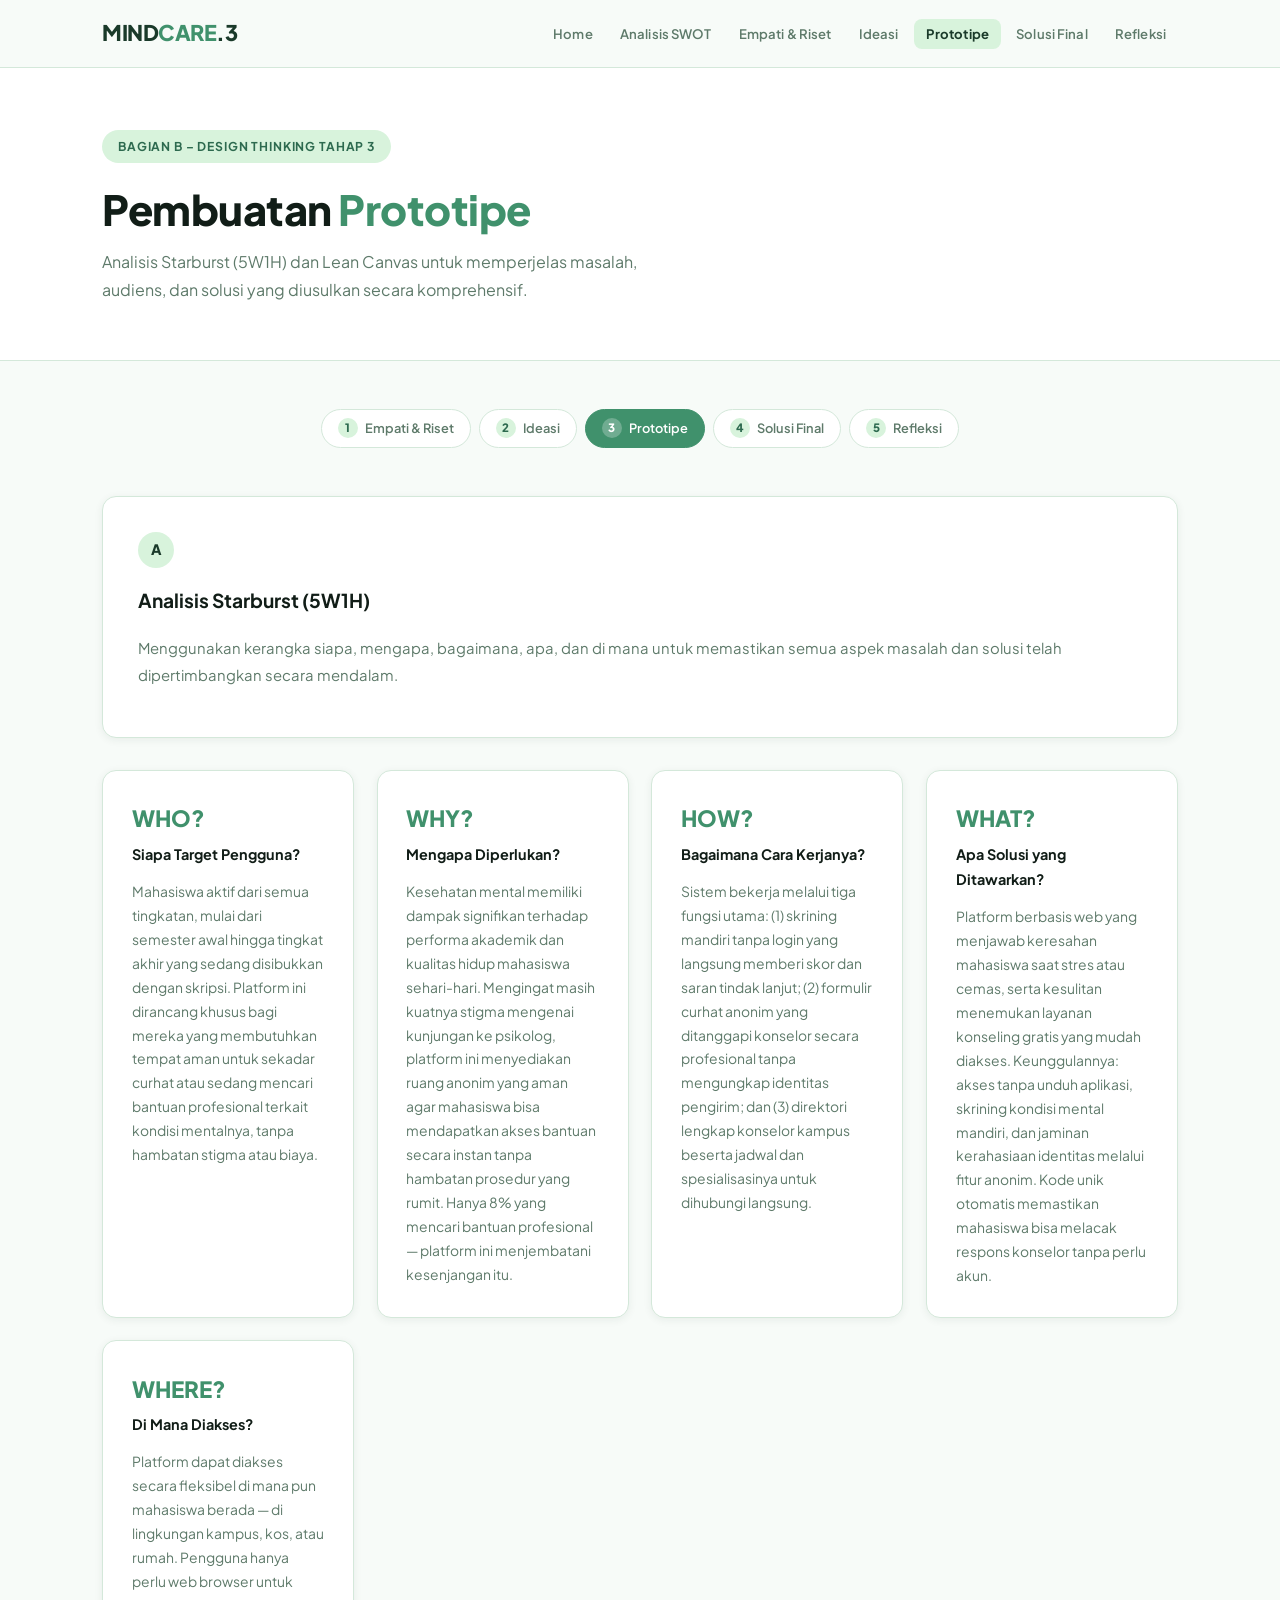
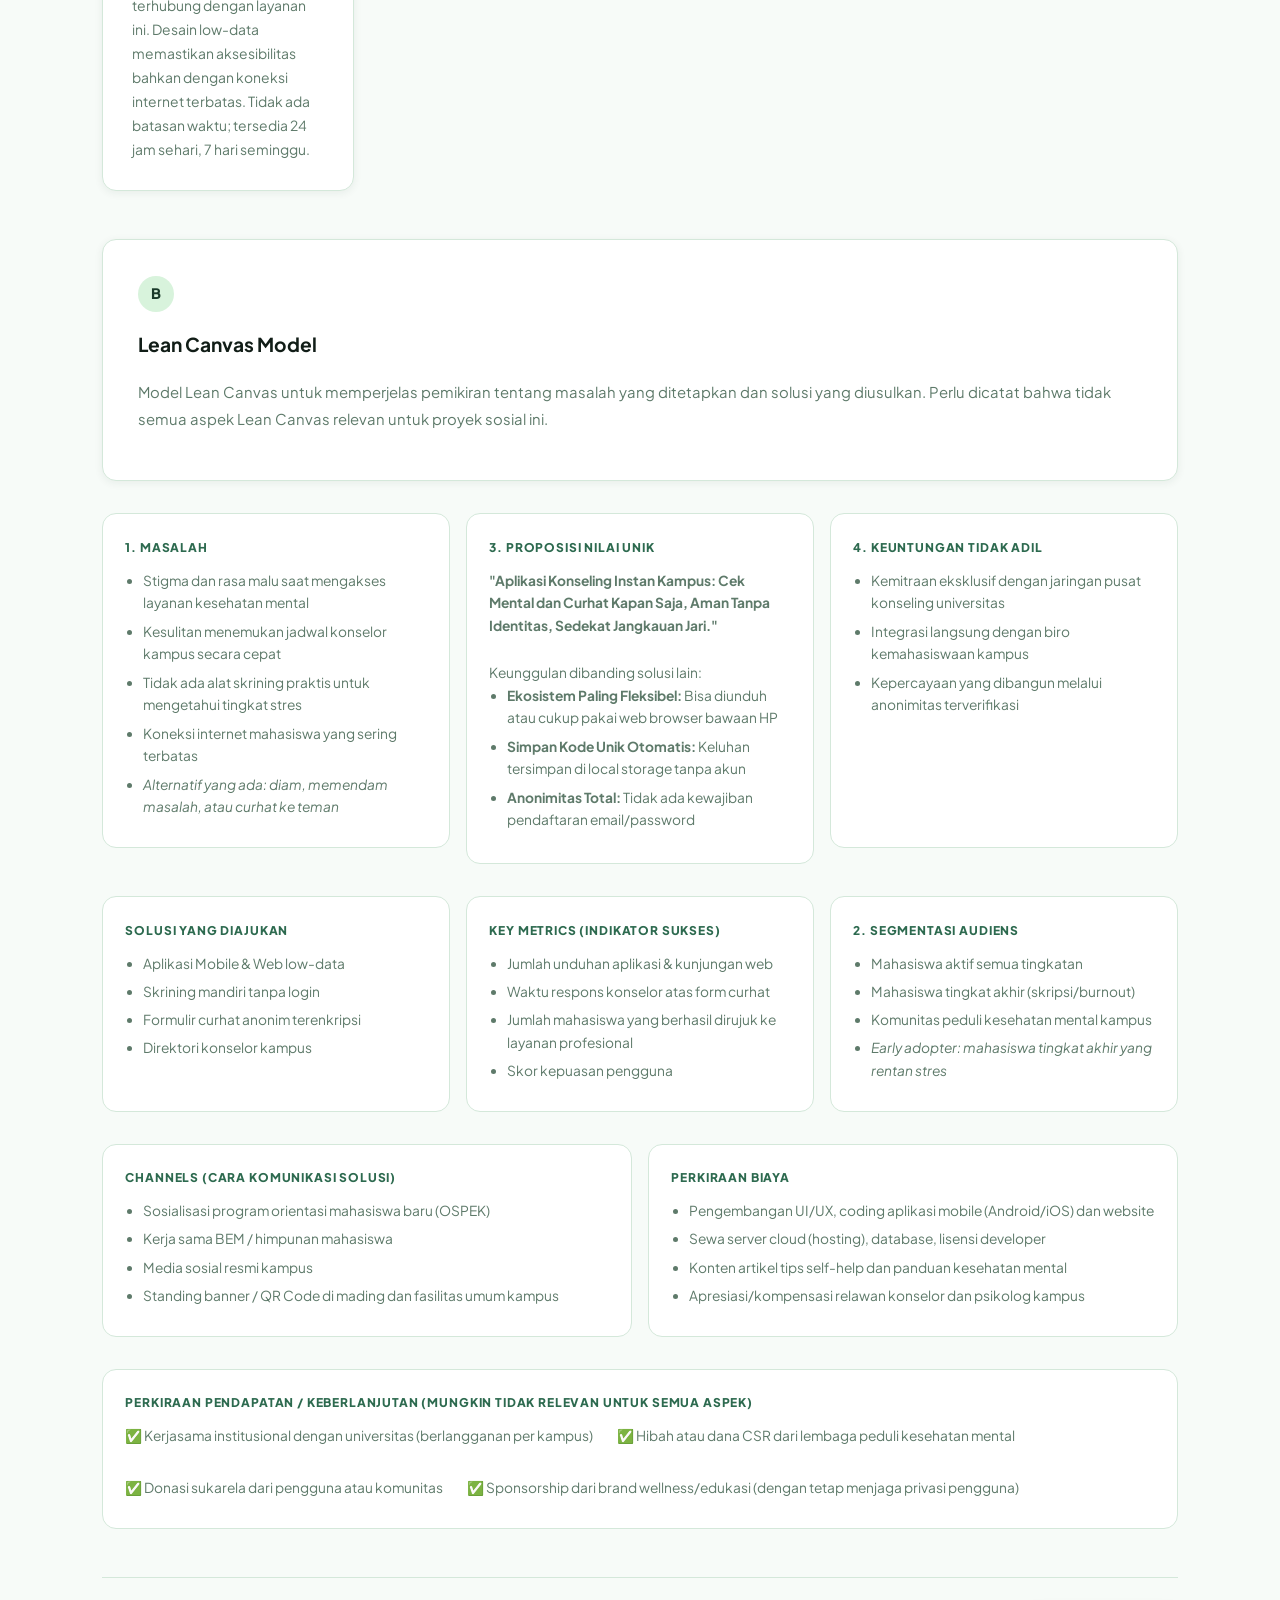
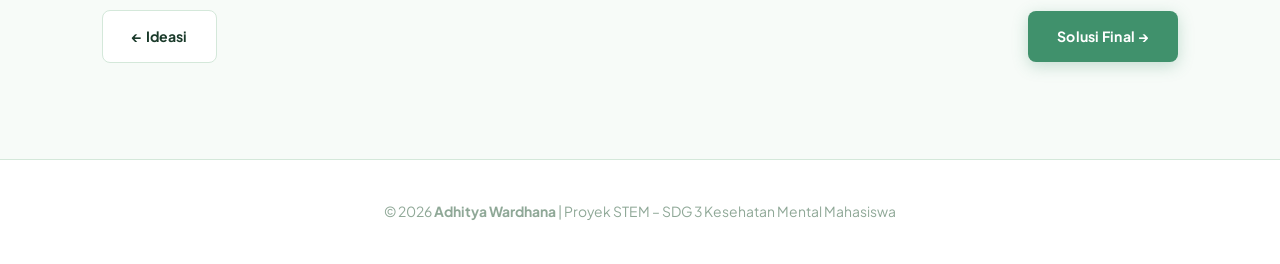
<file: prototype.html>
<!DOCTYPE html>
<html lang="id">
<head>
    <meta charset="UTF-8">
    <meta name="viewport" content="width=device-width, initial-scale=1.0">
    <title>Prototipe – MINDCARE</title>
    <link rel="stylesheet" href="style.css">
    <link href="https://fonts.googleapis.com/css2?family=Plus+Jakarta+Sans:wght@300;400;600;700;800&display=swap" rel="stylesheet">
</head>
<body>
    <header>
        <nav class="container">
            <div class="logo">MIND<span>CARE</span>.3</div>
            <ul class="nav-links">
                <li><a href="index.html">Home</a></li>
                <li><a href="swot.html">Analisis SWOT</a></li>
                <li><a href="empathy.html">Empati &amp; Riset</a></li>
                <li><a href="ideation.html">Ideasi</a></li>
                <li><a href="prototype.html" class="active">Prototipe</a></li>
                <li><a href="solution.html">Solusi Final</a></li>
                <li><a href="reflection.html">Refleksi</a></li>
            </ul>
        </nav>
    </header>

    <div class="page-hero">
        <div class="container">
            <span class="badge">Bagian B – Design Thinking Tahap 3</span>
            <h1>Pembuatan <span>Prototipe</span></h1>
            <p>Analisis Starburst (5W1H) dan Lean Canvas untuk memperjelas masalah, audiens, dan solusi yang diusulkan secara komprehensif.</p>
        </div>
    </div>

    <main class="container" style="padding-top: 3rem; padding-bottom: 4rem;">

        <div class="progress-bar">
            <a href="empathy.html" class="progress-step"><span class="step-num">1</span>Empati &amp; Riset</a>
            <a href="ideation.html" class="progress-step"><span class="step-num">2</span>Ideasi</a>
            <a href="prototype.html" class="progress-step active"><span class="step-num">3</span>Prototipe</a>
            <a href="solution.html" class="progress-step"><span class="step-num">4</span>Solusi Final</a>
            <a href="reflection.html" class="progress-step"><span class="step-num">5</span>Refleksi</a>
        </div>

        <div class="content-card" style="margin-bottom: 2rem;">
            <div class="section-number">A</div>
            <h3>Analisis Starburst (5W1H)</h3>
            <p>Menggunakan kerangka siapa, mengapa, bagaimana, apa, dan di mana untuk memastikan semua aspek masalah dan solusi telah dipertimbangkan secara mendalam.</p>
        </div>

        <div class="starburst-grid">
            <div class="starburst-card">
                <div class="question">WHO?</div>
                <h4>Siapa Target Pengguna?</h4>
                <p>Mahasiswa aktif dari semua tingkatan, mulai dari semester awal hingga tingkat akhir yang sedang disibukkan dengan skripsi. Platform ini dirancang khusus bagi mereka yang membutuhkan tempat aman untuk sekadar curhat atau sedang mencari bantuan profesional terkait kondisi mentalnya, tanpa hambatan stigma atau biaya.</p>
            </div>

            <div class="starburst-card">
                <div class="question">WHY?</div>
                <h4>Mengapa Diperlukan?</h4>
                <p>Kesehatan mental memiliki dampak signifikan terhadap performa akademik dan kualitas hidup mahasiswa sehari-hari. Mengingat masih kuatnya stigma mengenai kunjungan ke psikolog, platform ini menyediakan ruang anonim yang aman agar mahasiswa bisa mendapatkan akses bantuan secara instan tanpa hambatan prosedur yang rumit. Hanya 8% yang mencari bantuan profesional — platform ini menjembatani kesenjangan itu.</p>
            </div>

            <div class="starburst-card">
                <div class="question">HOW?</div>
                <h4>Bagaimana Cara Kerjanya?</h4>
                <p>Sistem bekerja melalui tiga fungsi utama: (1) skrining mandiri tanpa login yang langsung memberi skor dan saran tindak lanjut; (2) formulir curhat anonim yang ditanggapi konselor secara profesional tanpa mengungkap identitas pengirim; dan (3) direktori lengkap konselor kampus beserta jadwal dan spesialisasinya untuk dihubungi langsung.</p>
            </div>

            <div class="starburst-card">
                <div class="question">WHAT?</div>
                <h4>Apa Solusi yang Ditawarkan?</h4>
                <p>Platform berbasis web yang menjawab keresahan mahasiswa saat stres atau cemas, serta kesulitan menemukan layanan konseling gratis yang mudah diakses. Keunggulannya: akses tanpa unduh aplikasi, skrining kondisi mental mandiri, dan jaminan kerahasiaan identitas melalui fitur anonim. Kode unik otomatis memastikan mahasiswa bisa melacak respons konselor tanpa perlu akun.</p>
            </div>

            <div class="starburst-card">
                <div class="question">WHERE?</div>
                <h4>Di Mana Diakses?</h4>
                <p>Platform dapat diakses secara fleksibel di mana pun mahasiswa berada — di lingkungan kampus, kos, atau rumah. Pengguna hanya perlu web browser untuk terhubung dengan layanan ini. Desain low-data memastikan aksesibilitas bahkan dengan koneksi internet terbatas. Tidak ada batasan waktu; tersedia 24 jam sehari, 7 hari seminggu.</p>
            </div>
        </div>

        <div class="content-card" style="margin-top: 3rem; margin-bottom: 2rem;">
            <div class="section-number">B</div>
            <h3>Lean Canvas Model</h3>
            <p>Model Lean Canvas untuk memperjelas pemikiran tentang masalah yang ditetapkan dan solusi yang diusulkan. Perlu dicatat bahwa tidak semua aspek Lean Canvas relevan untuk proyek sosial ini.</p>
        </div>

        <div style="display: grid; grid-template-columns: repeat(3, 1fr); gap: 1rem; margin-bottom: 1rem;">
            <div class="lean-cell">
                <span class="cell-title">1. Masalah</span>
                <ul>
                    <li>Stigma dan rasa malu saat mengakses layanan kesehatan mental</li>
                    <li>Kesulitan menemukan jadwal konselor kampus secara cepat</li>
                    <li>Tidak ada alat skrining praktis untuk mengetahui tingkat stres</li>
                    <li>Koneksi internet mahasiswa yang sering terbatas</li>
                    <li><em>Alternatif yang ada: diam, memendam masalah, atau curhat ke teman</em></li>
                </ul>
            </div>
            <div class="lean-cell" style="grid-row: span 2;">
                <span class="cell-title">3. Proposisi Nilai Unik</span>
                <p><strong>"Aplikasi Konseling Instan Kampus: Cek Mental dan Curhat Kapan Saja, Aman Tanpa Identitas, Sedekat Jangkauan Jari."</strong></p>
                <br>
                <p>Keunggulan dibanding solusi lain:</p>
                <ul>
                    <li><strong>Ekosistem Paling Fleksibel:</strong> Bisa diunduh atau cukup pakai web browser bawaan HP</li>
                    <li><strong>Simpan Kode Unik Otomatis:</strong> Keluhan tersimpan di local storage tanpa akun</li>
                    <li><strong>Anonimitas Total:</strong> Tidak ada kewajiban pendaftaran email/password</li>
                </ul>
            </div>
            <div class="lean-cell">
                <span class="cell-title">4. Keuntungan Tidak Adil</span>
                <ul>
                    <li>Kemitraan eksklusif dengan jaringan pusat konseling universitas</li>
                    <li>Integrasi langsung dengan biro kemahasiswaan kampus</li>
                    <li>Kepercayaan yang dibangun melalui anonimitas terverifikasi</li>
                </ul>
            </div>
        </div>
        <div style="display: grid; grid-template-columns: repeat(3, 1fr); gap: 1rem; margin-bottom: 1rem;">
            <div class="lean-cell">
                <span class="cell-title">Solusi yang Diajukan</span>
                <ul>
                    <li>Aplikasi Mobile &amp; Web low-data</li>
                    <li>Skrining mandiri tanpa login</li>
                    <li>Formulir curhat anonim terenkripsi</li>
                    <li>Direktori konselor kampus</li>
                </ul>
            </div>
            <div class="lean-cell">
                <span class="cell-title">Key Metrics (Indikator Sukses)</span>
                <ul>
                    <li>Jumlah unduhan aplikasi &amp; kunjungan web</li>
                    <li>Waktu respons konselor atas form curhat</li>
                    <li>Jumlah mahasiswa yang berhasil dirujuk ke layanan profesional</li>
                    <li>Skor kepuasan pengguna</li>
                </ul>
            </div>
            <div class="lean-cell">
                <span class="cell-title">2. Segmentasi Audiens</span>
                <ul>
                    <li>Mahasiswa aktif semua tingkatan</li>
                    <li>Mahasiswa tingkat akhir (skripsi/burnout)</li>
                    <li>Komunitas peduli kesehatan mental kampus</li>
                    <li><em>Early adopter: mahasiswa tingkat akhir yang rentan stres</em></li>
                </ul>
            </div>
        </div>
        <div style="display: grid; grid-template-columns: 1fr 1fr; gap: 1rem; margin-bottom: 1rem;">
            <div class="lean-cell">
                <span class="cell-title">Channels (Cara Komunikasi Solusi)</span>
                <ul>
                    <li>Sosialisasi program orientasi mahasiswa baru (OSPEK)</li>
                    <li>Kerja sama BEM / himpunan mahasiswa</li>
                    <li>Media sosial resmi kampus</li>
                    <li>Standing banner / QR Code di mading dan fasilitas umum kampus</li>
                </ul>
            </div>
            <div class="lean-cell">
                <span class="cell-title">Perkiraan Biaya</span>
                <ul>
                    <li>Pengembangan UI/UX, coding aplikasi mobile (Android/iOS) dan website</li>
                    <li>Sewa server cloud (hosting), database, lisensi developer</li>
                    <li>Konten artikel tips self-help dan panduan kesehatan mental</li>
                    <li>Apresiasi/kompensasi relawan konselor dan psikolog kampus</li>
                </ul>
            </div>
        </div>
        <div class="lean-cell" style="margin-bottom: 1rem;">
            <span class="cell-title">Perkiraan Pendapatan / Keberlanjutan (mungkin tidak relevan untuk semua aspek)</span>
            <ul style="display: flex; flex-wrap: wrap; gap: 1.5rem; list-style: none; padding: 0;">
                <li>✅ Kerjasama institusional dengan universitas (berlangganan per kampus)</li>
                <li>✅ Hibah atau dana CSR dari lembaga peduli kesehatan mental</li>
                <li>✅ Donasi sukarela dari pengguna atau komunitas</li>
                <li>✅ Sponsorship dari brand wellness/edukasi (dengan tetap menjaga privasi pengguna)</li>
            </ul>
        </div>

        <div class="page-nav">
            <a href="ideation.html" class="btn-secondary">&larr; Ideasi</a>
            <a href="solution.html" class="btn-primary">Solusi Final &rarr;</a>
        </div>
    </main>

    <footer>
        <p>&copy; 2026 <strong>Adhitya Wardhana</strong> | Proyek STEM – SDG 3 Kesehatan Mental Mahasiswa</p>
    </footer>
</body>
</html>
</file>
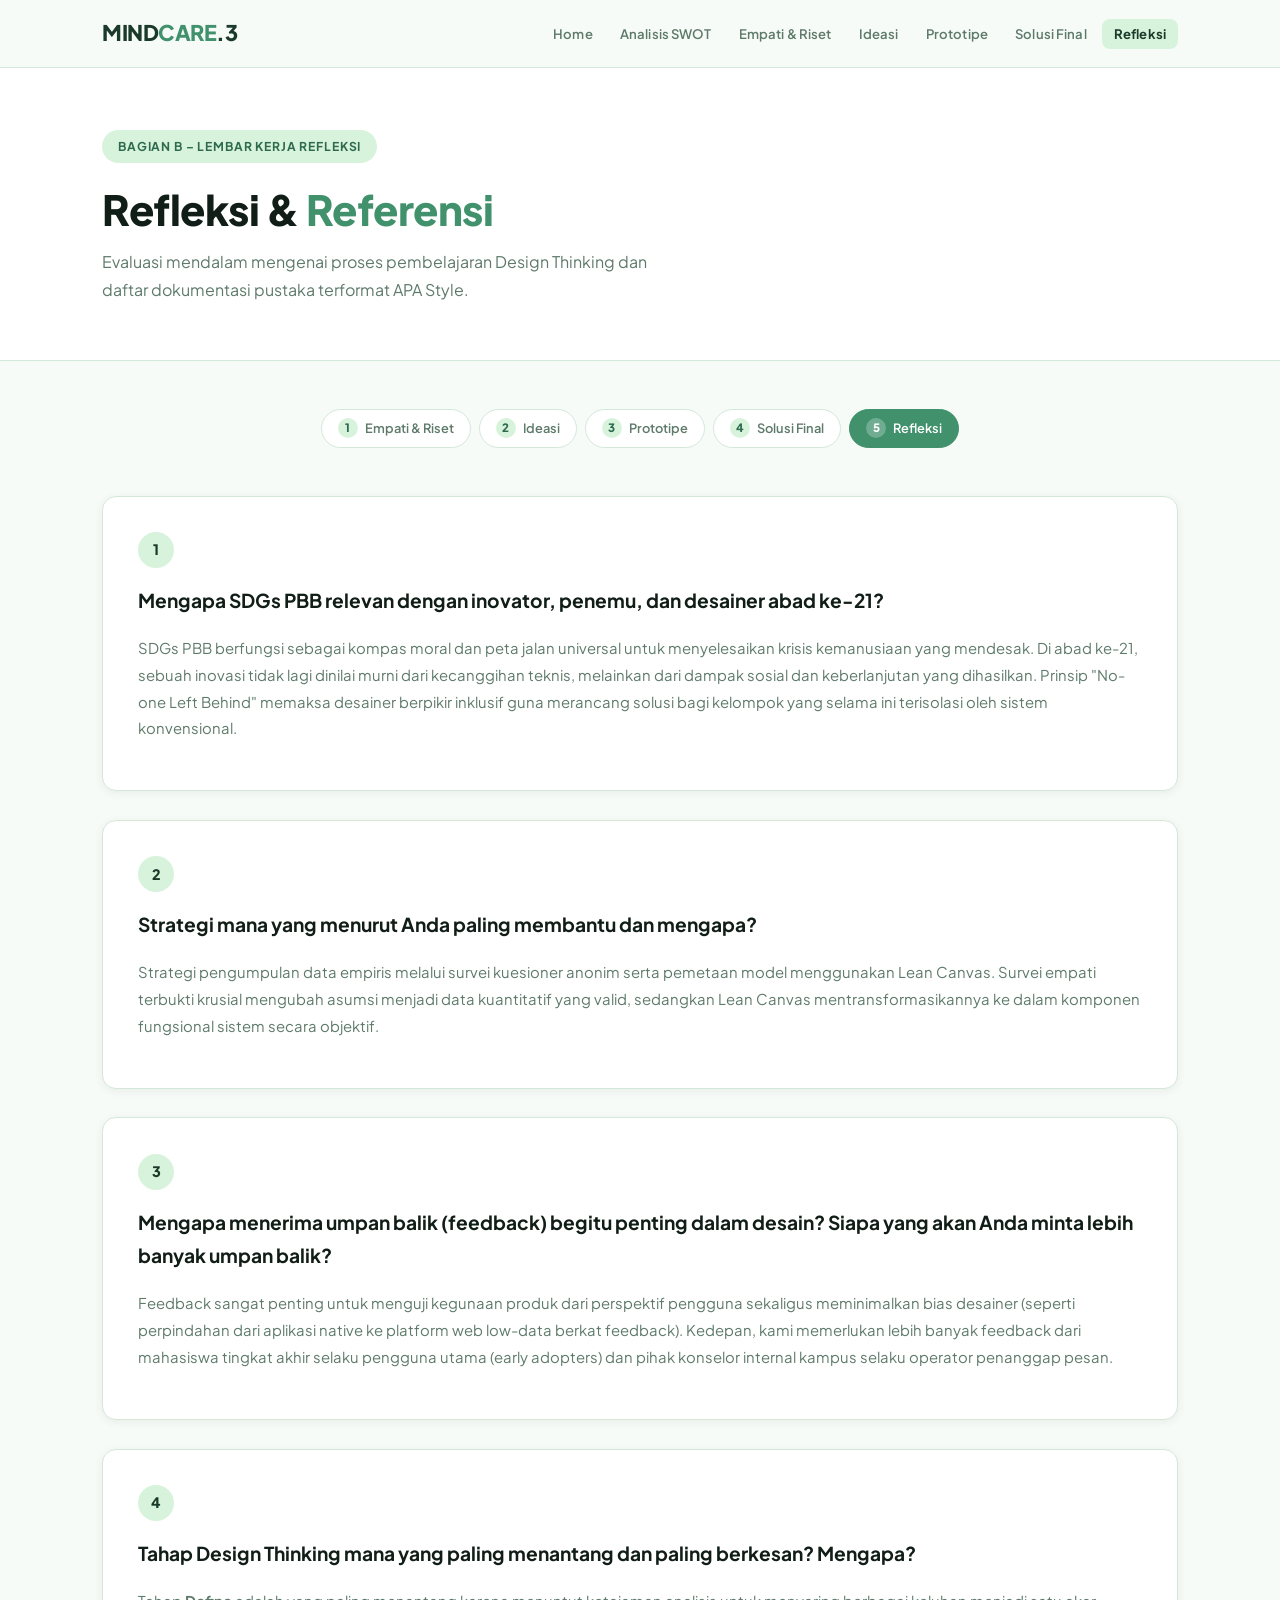
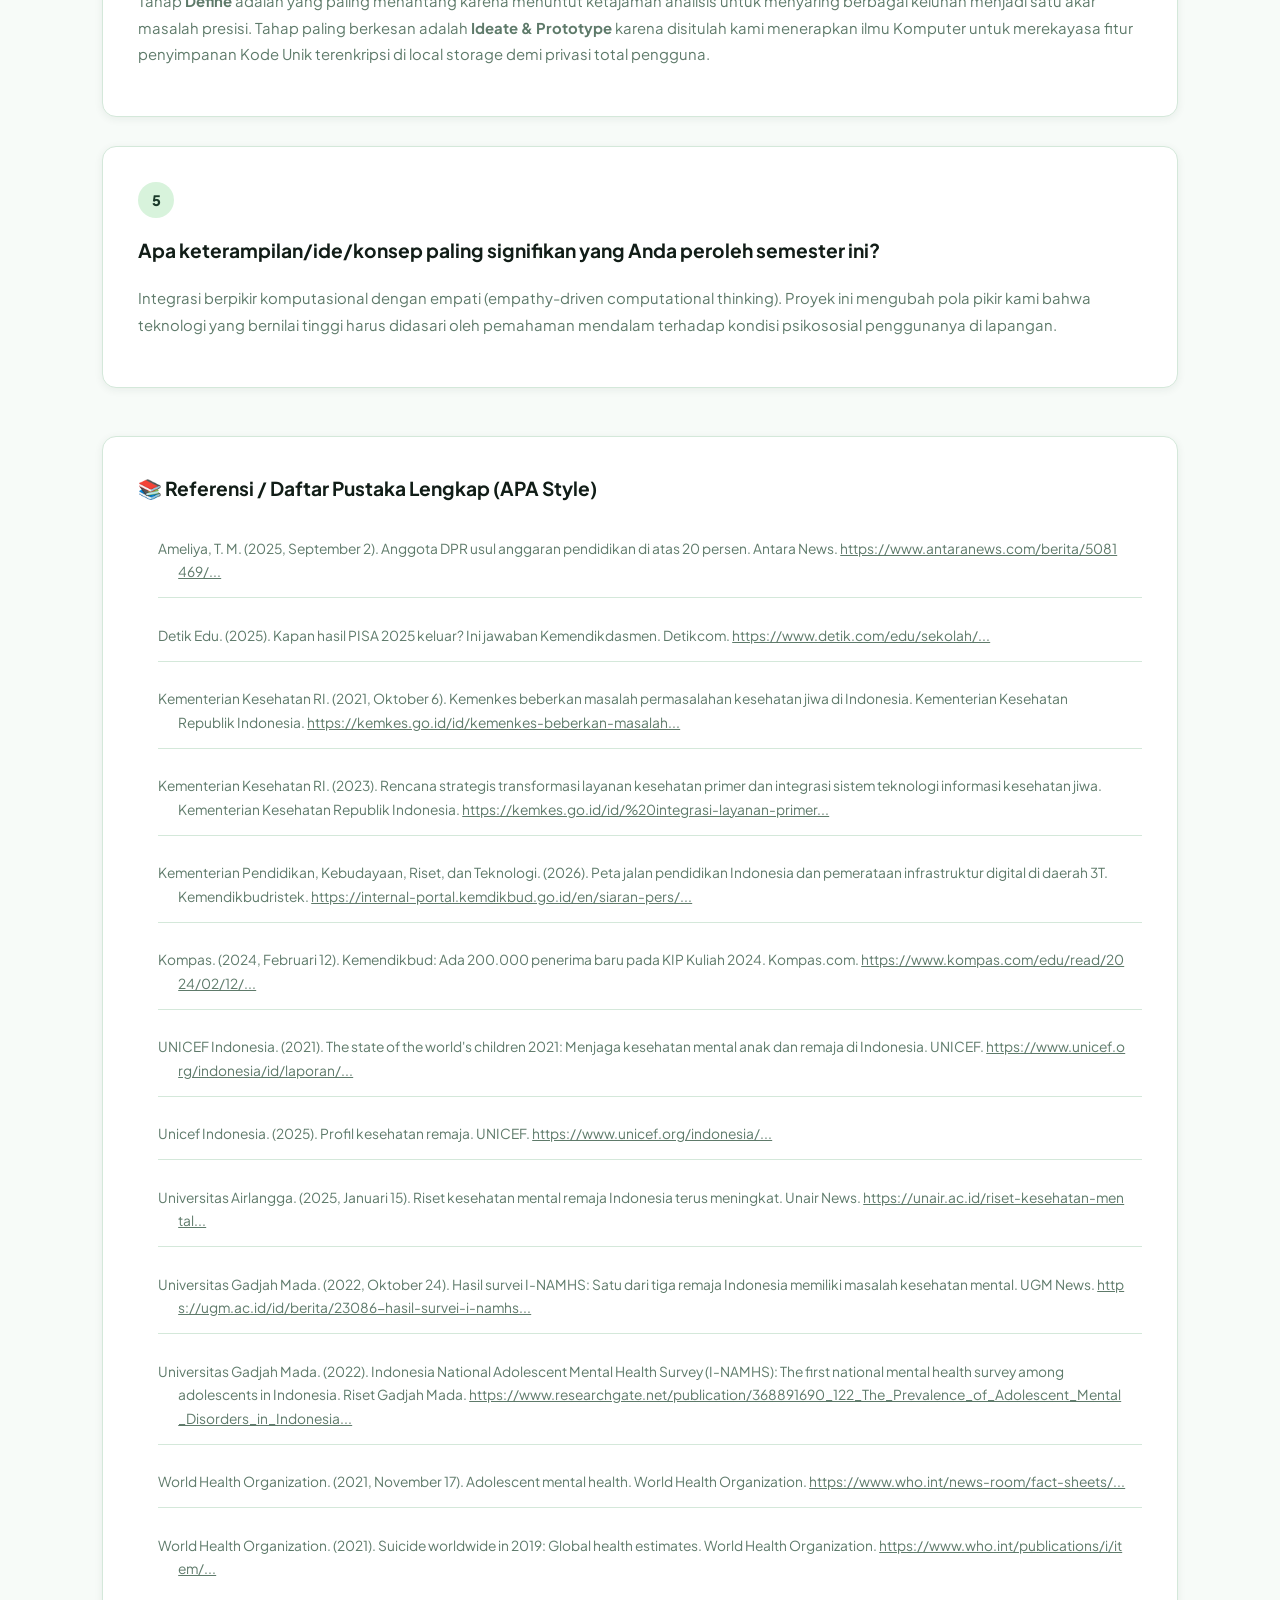
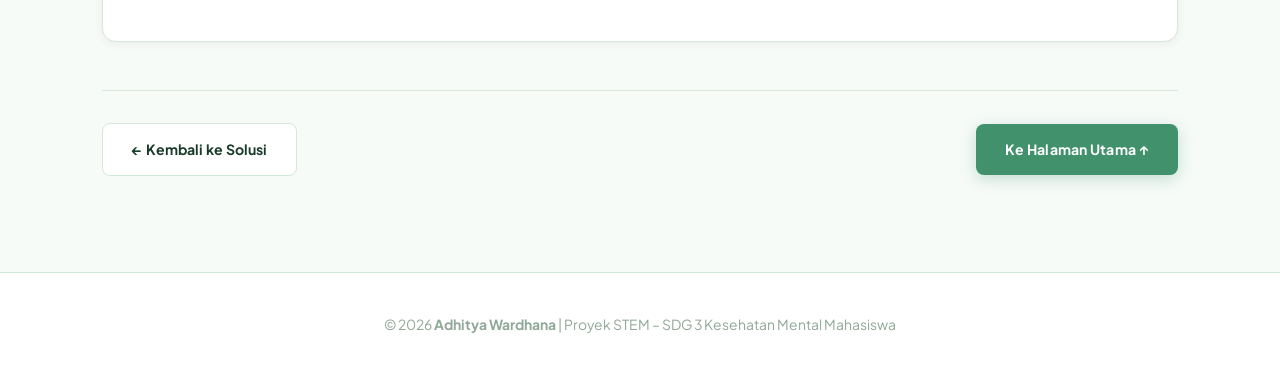
<file: reflection.html>
<!DOCTYPE html>
<html lang="id">
<head>
    <meta charset="UTF-8">
    <meta name="viewport" content="width=device-width, initial-scale=1.0">
    <title>Refleksi Proyek – MINDCARE</title>
    <link rel="stylesheet" href="style.css">
    <link href="https://fonts.googleapis.com/css2?family=Plus+Jakarta+Sans:wght@300;400;600;700;800&display=swap" rel="stylesheet">
</head>
<body>
    <header>
        <nav class="container">
            <div class="logo">MIND<span>CARE</span>.3</div>
            <ul class="nav-links">
                <li><a href="index.html">Home</a></li>
                <li><a href="swot.html">Analisis SWOT</a></li>
                <li><a href="empathy.html">Empati &amp; Riset</a></li>
                <li><a href="ideation.html">Ideasi</a></li>
                <li><a href="prototype.html">Prototipe</a></li>
                <li><a href="solution.html">Solusi Final</a></li>
                <li><a href="reflection.html" class="active">Refleksi</a></li>
            </ul>
        </nav>
    </header>

    <div class="page-hero">
        <div class="container">
            <span class="badge">Bagian B – Lembar Kerja Refleksi</span>
            <h1>Refleksi &amp; <span>Referensi</span></h1>
            <p>Evaluasi mendalam mengenai proses pembelajaran Design Thinking dan daftar dokumentasi pustaka terformat APA Style.</p>
        </div>
    </div>

    <main class="container" style="padding-top: 3rem; padding-bottom: 4rem;">

        <div class="progress-bar">
            <a href="empathy.html" class="progress-step"><span class="step-num">1</span>Empati &amp; Riset</a>
            <a href="ideation.html" class="progress-step"><span class="step-num">2</span>Ideasi</a>
            <a href="prototype.html" class="progress-step"><span class="step-num">3</span>Prototipe</a>
            <a href="solution.html" class="progress-step"><span class="step-num">4</span>Solusi Final</a>
            <a href="reflection.html" class="progress-step active"><span class="step-num">5</span>Refleksi</a>
        </div>

        <!-- Lembar Kerja Refleksi -->
        <div class="content-card" style="margin-top: 2rem;">
            <div class="section-number">1</div>
            <h3>Mengapa SDGs PBB relevan dengan inovator, penemu, dan desainer abad ke-21?</h3>
            <p style="color: var(--text-muted); margin-top: 0.5rem;">SDGs PBB berfungsi sebagai kompas moral dan peta jalan universal untuk menyelesaikan krisis kemanusiaan yang mendesak. Di abad ke-21, sebuah inovasi tidak lagi dinilai murni dari kecanggihan teknis, melainkan dari dampak sosial dan keberlanjutan yang dihasilkan. Prinsip "No-one Left Behind" memaksa desainer berpikir inklusif guna merancang solusi bagi kelompok yang selama ini terisolasi oleh sistem konvensional.</p>
        </div>

        <div class="content-card">
            <div class="section-number">2</div>
            <h3>Strategi mana yang menurut Anda paling membantu dan mengapa?</h3>
            <p style="color: var(--text-muted); margin-top: 0.5rem;">Strategi pengumpulan data empiris melalui survei kuesioner anonim serta pemetaan model menggunakan Lean Canvas. Survei empati terbukti krusial mengubah asumsi menjadi data kuantitatif yang valid, sedangkan Lean Canvas mentransformasikannya ke dalam komponen fungsional sistem secara objektif.</p>
        </div>

        <div class="content-card">
            <div class="section-number">3</div>
            <h3>Mengapa menerima umpan balik (feedback) begitu penting dalam desain? Siapa yang akan Anda minta lebih banyak umpan balik?</h3>
            <p style="color: var(--text-muted); margin-top: 0.5rem;">Feedback sangat penting untuk menguji kegunaan produk dari perspektif pengguna sekaligus meminimalkan bias desainer (seperti perpindahan dari aplikasi native ke platform web low-data berkat feedback). Kedepan, kami memerlukan lebih banyak feedback dari mahasiswa tingkat akhir selaku pengguna utama (early adopters) dan pihak konselor internal kampus selaku operator penanggap pesan.</p>
        </div>

        <div class="content-card">
            <div class="section-number">4</div>
            <h3>Tahap Design Thinking mana yang paling menantang dan paling berkesan? Mengapa?</h3>
            <p style="color: var(--text-muted); margin-top: 0.5rem;">Tahap <strong>Define</strong> adalah yang paling menantang karena menuntut ketajaman analisis untuk menyaring berbagai keluhan menjadi satu akar masalah presisi. Tahap paling berkesan adalah <strong>Ideate &amp; Prototype</strong> karena disitulah kami menerapkan ilmu Komputer untuk merekayasa fitur penyimpanan Kode Unik terenkripsi di local storage demi privasi total pengguna.</p>
        </div>

        <div class="content-card">
            <div class="section-number">5</div>
            <h3>Apa keterampilan/ide/konsep paling signifikan yang Anda peroleh semester ini?</h3>
            <p style="color: var(--text-muted); margin-top: 0.5rem;">Integrasi berpikir komputasional dengan empati (empathy-driven computational thinking). Proyek ini mengubah pola pikir kami bahwa teknologi yang bernilai tinggi harus didasari oleh pemahaman mendalam terhadap kondisi psikososial penggunanya di lapangan.</p>
        </div>

        <!-- Daftar Referensi Lengkap (13 Items) -->
        <div class="content-card" style="margin-top: 3rem;">
            <h3>📚 Referensi / Daftar Pustaka Lengkap (APA Style)</h3>
            <ul class="ref-list" style="margin-top: 1rem; padding-left: 20px; line-height: 1.8;">
                <li style="margin-bottom: 12px; text-indent: -20px; padding-left: 20px;">Ameliya, T. M. (2025, September 2). Anggota DPR usul anggaran pendidikan di atas 20 persen. Antara News. <a href="https://www.antaranews.com/berita/5081469/anggota-dpr-usul-anggaran-pendidikan-di-atas-20-persen" target="_blank" style="color: var(--primary); text-decoration: underline;">https://www.antaranews.com/berita/5081469/...</a></li>
                <li style="margin-bottom: 12px; text-indent: -20px; padding-left: 20px;">Detik Edu. (2025). Kapan hasil PISA 2025 keluar? Ini jawaban Kemendikdasmen. Detikcom. <a href="https://www.detik.com/edu/sekolah/d-8565199/kapan-hasil-pisa-2025-keluar-ini-jawaban-kemendikdasmen" target="_blank" style="color: var(--primary); text-decoration: underline;">https://www.detik.com/edu/sekolah/...</a></li>
                <li style="margin-bottom: 12px; text-indent: -20px; padding-left: 20px;">Kementerian Kesehatan RI. (2021, Oktober 6). Kemenkes beberkan masalah permasalahan kesehatan jiwa di Indonesia. Kementerian Kesehatan Republik Indonesia. <a href="https://kemkes.go.id/id/kemenkes-beberkan-masalah-permasalahan-kesehatan-jiwa-di-indonesia" target="_blank" style="color: var(--primary); text-decoration: underline;">https://kemkes.go.id/id/kemenkes-beberkan-masalah...</a></li>
                <li style="margin-bottom: 12px; text-indent: -20px; padding-left: 20px;">Kementerian Kesehatan RI. (2023). Rencana strategis transformasi layanan kesehatan primer dan integrasi sistem teknologi informasi kesehatan jiwa. Kementerian Kesehatan Republik Indonesia. <a href="https://kemkes.go.id/id/%20integrasi-layanan-primer-wujudkan-pembiayaan-kesehatan-berkelanjutan" target="_blank" style="color: var(--primary); text-decoration: underline;">https://kemkes.go.id/id/%20integrasi-layanan-primer...</a></li>
                <li style="margin-bottom: 12px; text-indent: -20px; padding-left: 20px;">Kementerian Pendidikan, Kebudayaan, Riset, dan Teknologi. (2026). Peta jalan pendidikan Indonesia dan pemerataan infrastruktur digital di daerah 3T. Kemendikbudristek. <a href="https://internal-portal.kemdikbud.go.id/en/siaran-pers/14779-dampak-revitalisasi-sekolah-daerah-3t-perkuat-layanan-pendid" target="_blank" style="color: var(--primary); text-decoration: underline;">https://internal-portal.kemdikbud.go.id/en/siaran-pers/...</a></li>
                <li style="margin-bottom: 12px; text-indent: -20px; padding-left: 20px;">Kompas. (2024, Februari 12). Kemendikbud: Ada 200.000 penerima baru pada KIP Kuliah 2024. Kompas.com. <a href="https://www.kompas.com/edu/read/2024/02/12/152407971/kemendikbud-ada-200000-penerima-baru-pada-kip-kuliah-2024" target="_blank" style="color: var(--primary); text-decoration: underline;">https://www.kompas.com/edu/read/2024/02/12/...</a></li>
                <li style="margin-bottom: 12px; text-indent: -20px; padding-left: 20px;">UNICEF Indonesia. (2021). The state of the world's children 2021: Menjaga kesehatan mental anak dan remaja di Indonesia. UNICEF. <a href="https://www.unicef.org/indonesia/id/laporan/state-worlds-children-2021" target="_blank" style="color: var(--primary); text-decoration: underline;">https://www.unicef.org/indonesia/id/laporan/...</a></li>
                <li style="margin-bottom: 12px; text-indent: -20px; padding-left: 20px;">Unicef Indonesia. (2025). Profil kesehatan remaja. UNICEF. <a href="https://www.unicef.org/indonesia/id/kesehatan/laporan/profil-kesehatan-remaja" target="_blank" style="color: var(--primary); text-decoration: underline;">https://www.unicef.org/indonesia/...</a></li>
                <li style="margin-bottom: 12px; text-indent: -20px; padding-left: 20px;">Universitas Airlangga. (2025, Januari 15). Riset kesehatan mental remaja Indonesia terus meningkat. Unair News. <a href="https://unair.ac.id/riset-kesehatan-mental-remaja-indonesia-terus-meningkat/" target="_blank" style="color: var(--primary); text-decoration: underline;">https://unair.ac.id/riset-kesehatan-mental...</a></li>
                <li style="margin-bottom: 12px; text-indent: -20px; padding-left: 20px;">Universitas Gadjah Mada. (2022, Oktober 24). Hasil survei I-NAMHS: Satu dari tiga remaja Indonesia memiliki masalah kesehatan mental. UGM News. <a href="https://ugm.ac.id/id/berita/23086-hasil-survei-i-namhs-satu-dari-tiga-remaja-indonesia-memiliki-masalah-kesehatan-mental/" target="_blank" style="color: var(--primary); text-decoration: underline;">https://ugm.ac.id/id/berita/23086-hasil-survei-i-namhs...</a></li>
                <li style="margin-bottom: 12px; text-indent: -20px; padding-left: 20px;">Universitas Gadjah Mada. (2022). Indonesia National Adolescent Mental Health Survey (I-NAMHS): The first national mental health survey among adolescents in Indonesia. Riset Gadjah Mada. <a href="https://www.researchgate.net/publication/368891690_122_The_Prevalence_of_Adolescent_Mental_Disorders_in_Indonesia_An_Analysis_of_Indonesia_-_National_Mental_Health_Survey_I-NAMHS" target="_blank" style="color: var(--primary); text-decoration: underline;">https://www.researchgate.net/publication/368891690_122_The_Prevalence_of_Adolescent_Mental_Disorders_in_Indonesia...</a></li>
                <li style="margin-bottom: 12px; text-indent: -20px; padding-left: 20px;">World Health Organization. (2021, November 17). Adolescent mental health. World Health Organization. <a href="https://www.who.int/news-room/fact-sheets/detail/adolescent-mental-health" target="_blank" style="color: var(--primary); text-decoration: underline;">https://www.who.int/news-room/fact-sheets/...</a></li>
                <li style="margin-bottom: 12px; text-indent: -20px; padding-left: 20px;">World Health Organization. (2021). Suicide worldwide in 2019: Global health estimates. World Health Organization. <a href="https://www.who.int/publications/i/item/9789240026643" target="_blank" style="color: var(--primary); text-decoration: underline;">https://www.who.int/publications/i/item/...</a></li>
            </ul>
        </div>

        <div class="page-nav">
            <a href="solution.html" class="btn-secondary">&larr; Kembali ke Solusi</a>
            <a href="index.html" class="btn-primary">Ke Halaman Utama ↑</a>
        </div>
    </main>

    <footer>
        <p>&copy; 2026 <strong>Adhitya Wardhana</strong> | Proyek STEM – SDG 3 Kesehatan Mental Mahasiswa</p>
    </footer>
</body>
</html>
</file>
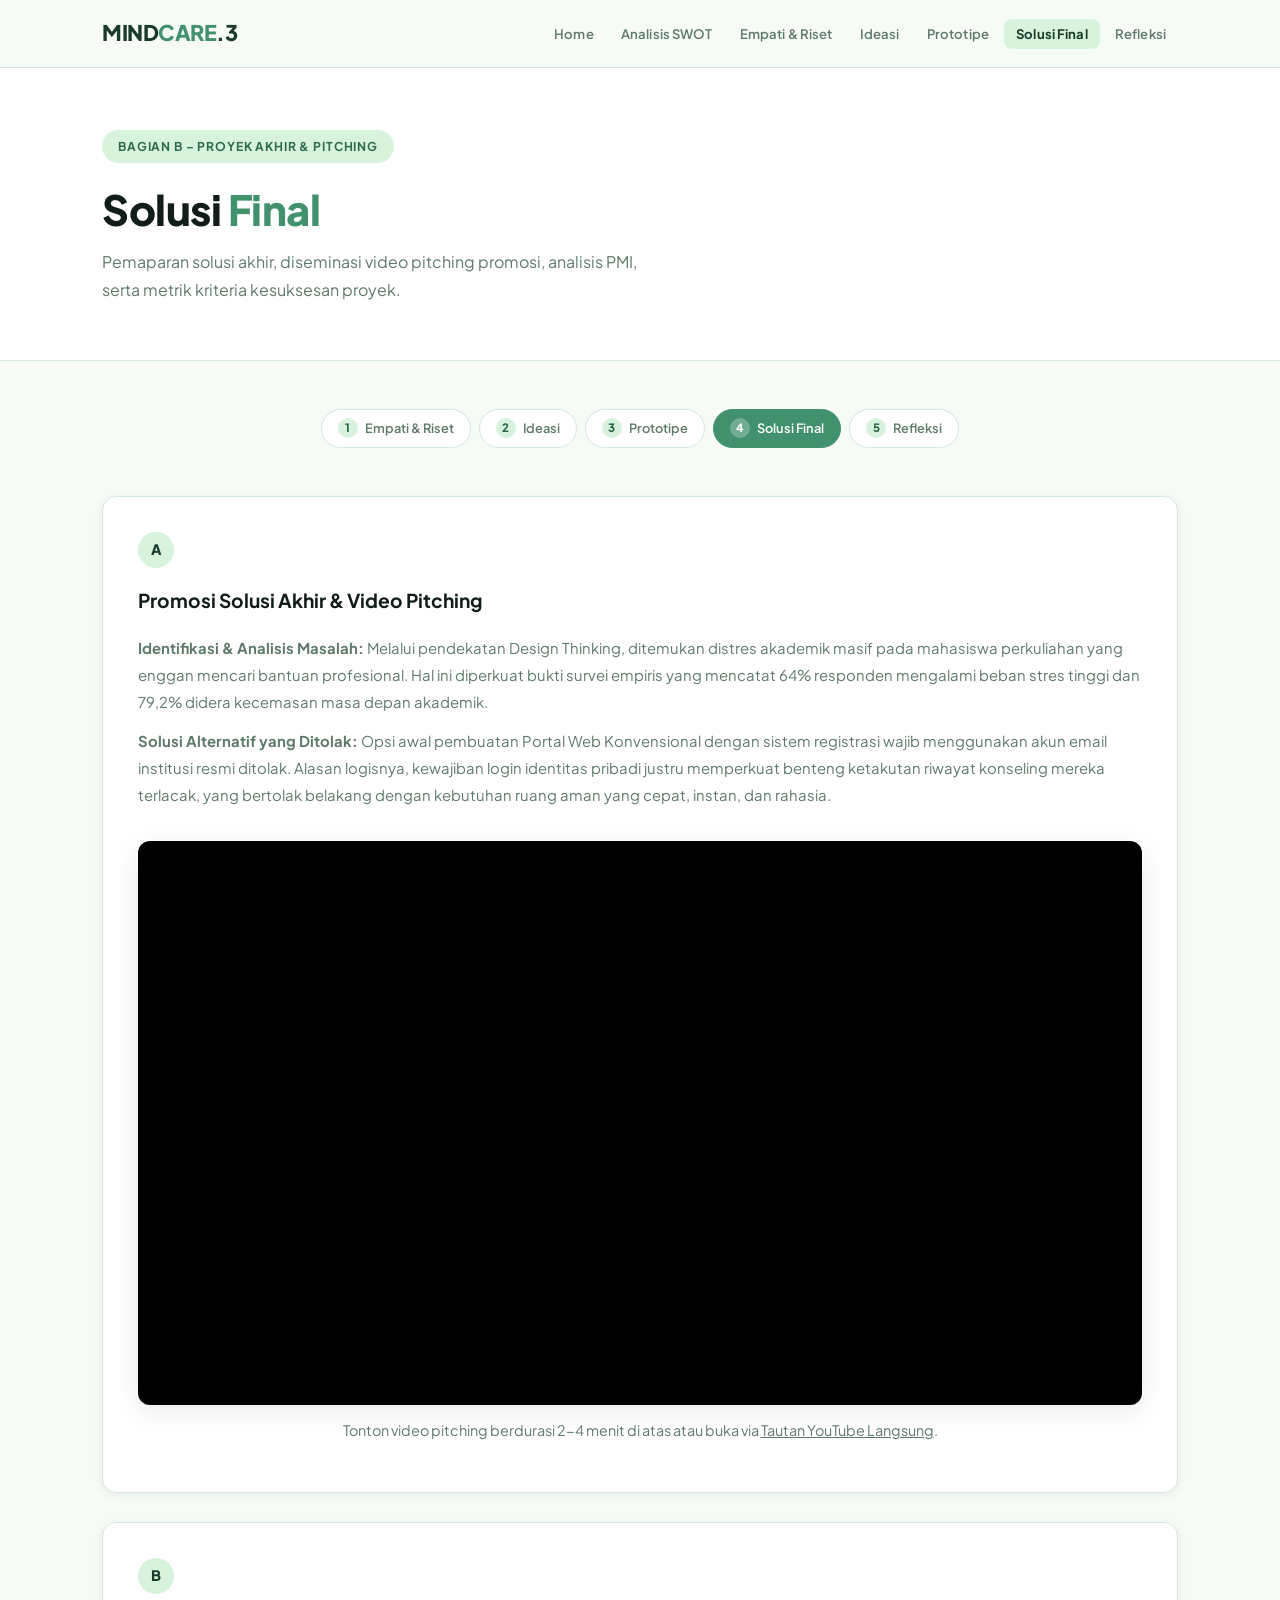
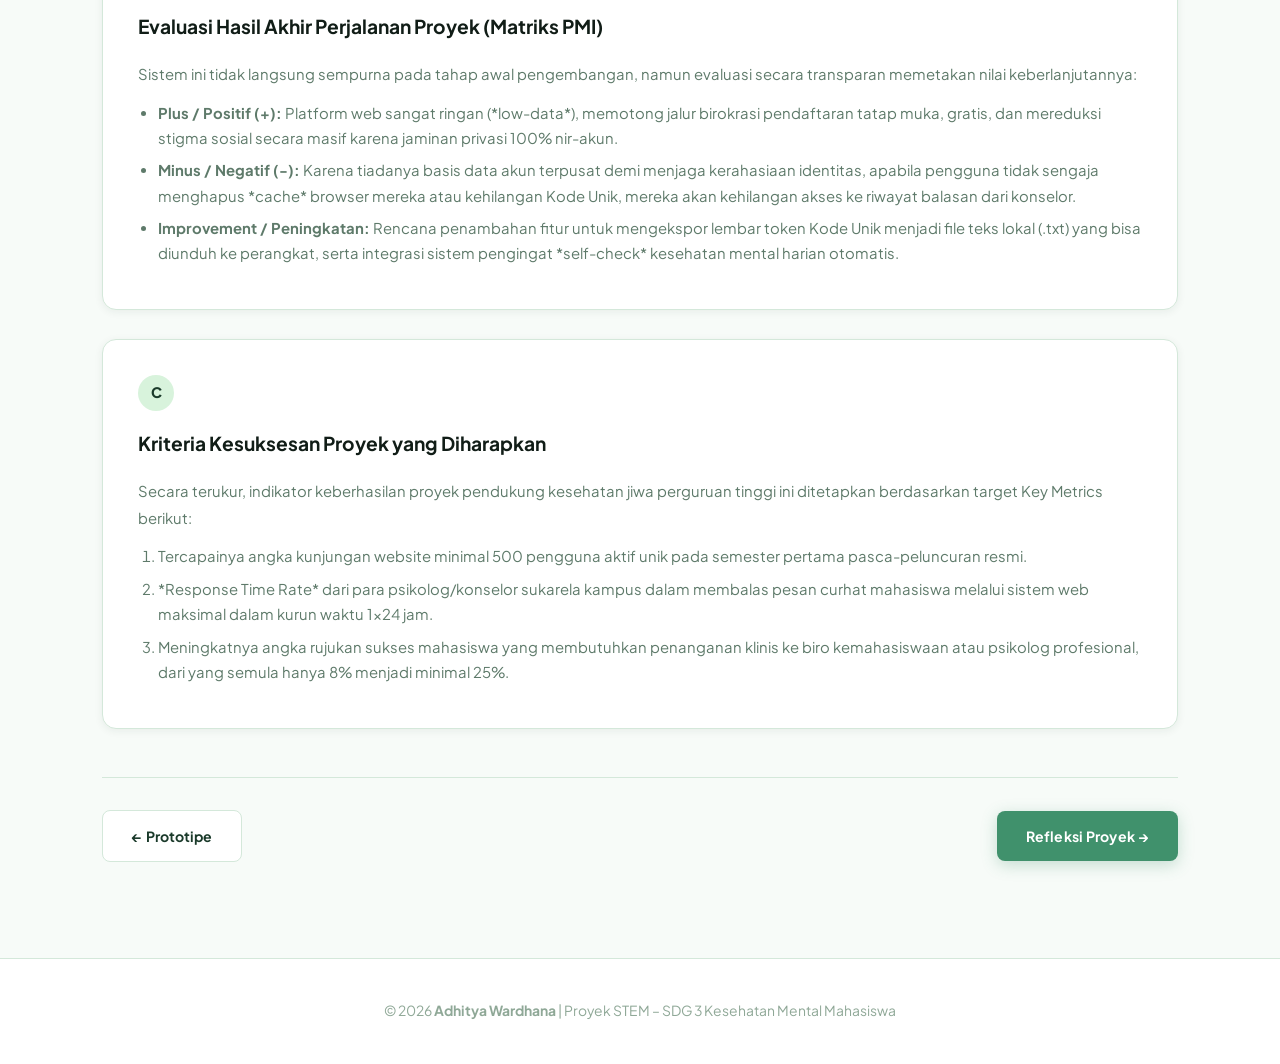
<file: solution.html>
<!DOCTYPE html>
<html lang="id">
<head>
    <meta charset="UTF-8">
    <meta name="viewport" content="width=device-width, initial-scale=1.0">
    <title>Solusi Final – MINDCARE</title>
    <link rel="stylesheet" href="style.css">
    <link href="https://fonts.googleapis.com/css2?family=Plus+Jakarta+Sans:wght@300;400;600;700;800&display=swap" rel="stylesheet">
</head>
<body>
    <header>
        <nav class="container">
            <div class="logo">MIND<span>CARE</span>.3</div>
            <ul class="nav-links">
                <li><a href="index.html">Home</a></li>
                <li><a href="swot.html">Analisis SWOT</a></li>
                <li><a href="empathy.html">Empati &amp; Riset</a></li>
                <li><a href="ideation.html">Ideasi</a></li>
                <li><a href="prototype.html">Prototipe</a></li>
                <li><a href="solution.html" class="active">Solusi Final</a></li>
                <li><a href="reflection.html">Refleksi</a></li>
            </ul>
        </nav>
    </header>

    <div class="page-hero">
        <div class="container">
            <span class="badge">Bagian B – Proyek Akhir &amp; Pitching</span>
            <h1>Solusi <span>Final</span></h1>
            <p>Pemaparan solusi akhir, diseminasi video pitching promosi, analisis PMI, serta metrik kriteria kesuksesan proyek.</p>
        </div>
    </div>

    <main class="container" style="padding-top: 3rem; padding-bottom: 4rem;">

        <div class="progress-bar">
            <a href="empathy.html" class="progress-step"><span class="step-num">1</span>Empati &amp; Riset</a>
            <a href="ideation.html" class="progress-step"><span class="step-num">2</span>Ideasi</a>
            <a href="prototype.html" class="progress-step"><span class="step-num">3</span>Prototipe</a>
            <a href="solution.html" class="progress-step active"><span class="step-num">4</span>Solusi Final</a>
            <a href="reflection.html" class="progress-step"><span class="step-num">5</span>Refleksi</a>
        </div>

        <div class="content-card" style="margin-top: 2rem;">
            <div class="section-number">A</div>
            <h3>Promosi Solusi Akhir &amp; Video Pitching</h3>
            <p><strong>Identifikasi &amp; Analisis Masalah:</strong> Melalui pendekatan Design Thinking, ditemukan distres akademik masif pada mahasiswa perkuliahan yang enggan mencari bantuan profesional. Hal ini diperkuat bukti survei empiris yang mencatat 64% responden mengalami beban stres tinggi dan 79,2% didera kecemasan masa depan akademik.</p>
            <p style="margin-top: 0.5rem;"><strong>Solusi Alternatif yang Ditolak:</strong> Opsi awal pembuatan Portal Web Konvensional dengan sistem registrasi wajib menggunakan akun email institusi resmi ditolak. Alasan logisnya, kewajiban login identitas pribadi justru memperkuat benteng ketakutan riwayat konseling mereka terlacak, yang bertolak belakang dengan kebutuhan ruang aman yang cepat, instan, dan rahasia.</p>
            
            <div style="margin-top: 2rem; border-radius: 12px; overflow: hidden; box-shadow: var(--shadow-md); background: #000; position: relative; padding-bottom: 56.25%; height: 0;">
                <iframe 
                    src="https://www.youtube.com/embed/VS1LZ3x89YI" 
                    title="YouTube video player" 
                    frameborder="0" 
                    allow="accelerometer; autoplay; clipboard-write; encrypted-media; gyroscope; picture-in-picture; web-share" 
                    allowfullscreen
                    style="position: absolute; top: 0; left: 0; width: 100%; height: 100%; border: 0;"
                ></iframe>
            </div>
            <p style="text-align: center; margin-top: 0.8rem; font-size: 0.9rem; color: var(--text-muted);">
                Tonton video pitching berdurasi 2-4 menit di atas atau buka via <a href="https://youtu.be/VS1LZ3x89YI" target="_blank" style="color: var(--primary); text-decoration: underline;">Tautan YouTube Langsung</a>.
            </p>
        </div>

        <div class="content-card">
            <div class="section-number">B</div>
            <h3>Evaluasi Hasil Akhir Perjalanan Proyek (Matriks PMI)</h3>
            <p>Sistem ini tidak langsung sempurna pada tahap awal pengembangan, namun evaluasi secara transparan memetakan nilai keberlanjutannya:</p>
            <ul style="margin-top: 0.8rem; padding-left: 20px;">
                <li><strong>Plus / Positif (+):</strong> Platform web sangat ringan (*low-data*), memotong jalur birokrasi pendaftaran tatap muka, gratis, dan mereduksi stigma sosial secara masif karena jaminan privasi 100% nir-akun.</li>
                <li><strong>Minus / Negatif (-):</strong> Karena tiadanya basis data akun terpusat demi menjaga kerahasiaan identitas, apabila pengguna tidak sengaja menghapus *cache* browser mereka atau kehilangan Kode Unik, mereka akan kehilangan akses ke riwayat balasan dari konselor.</li>
                <li><strong>Improvement / Peningkatan:</strong> Rencana penambahan fitur untuk mengekspor lembar token Kode Unik menjadi file teks lokal (.txt) yang bisa diunduh ke perangkat, serta integrasi sistem pengingat *self-check* kesehatan mental harian otomatis.</li>
            </ul>
        </div>

        <div class="content-card">
            <div class="section-number">C</div>
            <h3>Kriteria Kesuksesan Proyek yang Diharapkan</h3>
            <p>Secara terukur, indikator keberhasilan proyek pendukung kesehatan jiwa perguruan tinggi ini ditetapkan berdasarkan target Key Metrics berikut:</p>
            <ol style="margin-top: 0.8rem; padding-left: 20px;">
                <li>Tercapainya angka kunjungan website minimal 500 pengguna aktif unik pada semester pertama pasca-peluncuran resmi.</li>
                <li>*Response Time Rate* dari para psikolog/konselor sukarela kampus dalam membalas pesan curhat mahasiswa melalui sistem web maksimal dalam kurun waktu 1x24 jam.</li>
                <li>Meningkatnya angka rujukan sukses mahasiswa yang membutuhkan penanganan klinis ke biro kemahasiswaan atau psikolog profesional, dari yang semula hanya 8% menjadi minimal 25%.</li>
            </ol>
        </div>

        <div class="page-nav">
            <a href="prototype.html" class="btn-secondary">&larr; Prototipe</a>
            <a href="reflection.html" class="btn-primary">Refleksi Proyek &rarr;</a>
        </div>
    </main>

    <footer>
        <p>&copy; 2026 <strong>Adhitya Wardhana</strong> | Proyek STEM – SDG 3 Kesehatan Mental Mahasiswa</p>
    </footer>
</body>
</html>
</file>
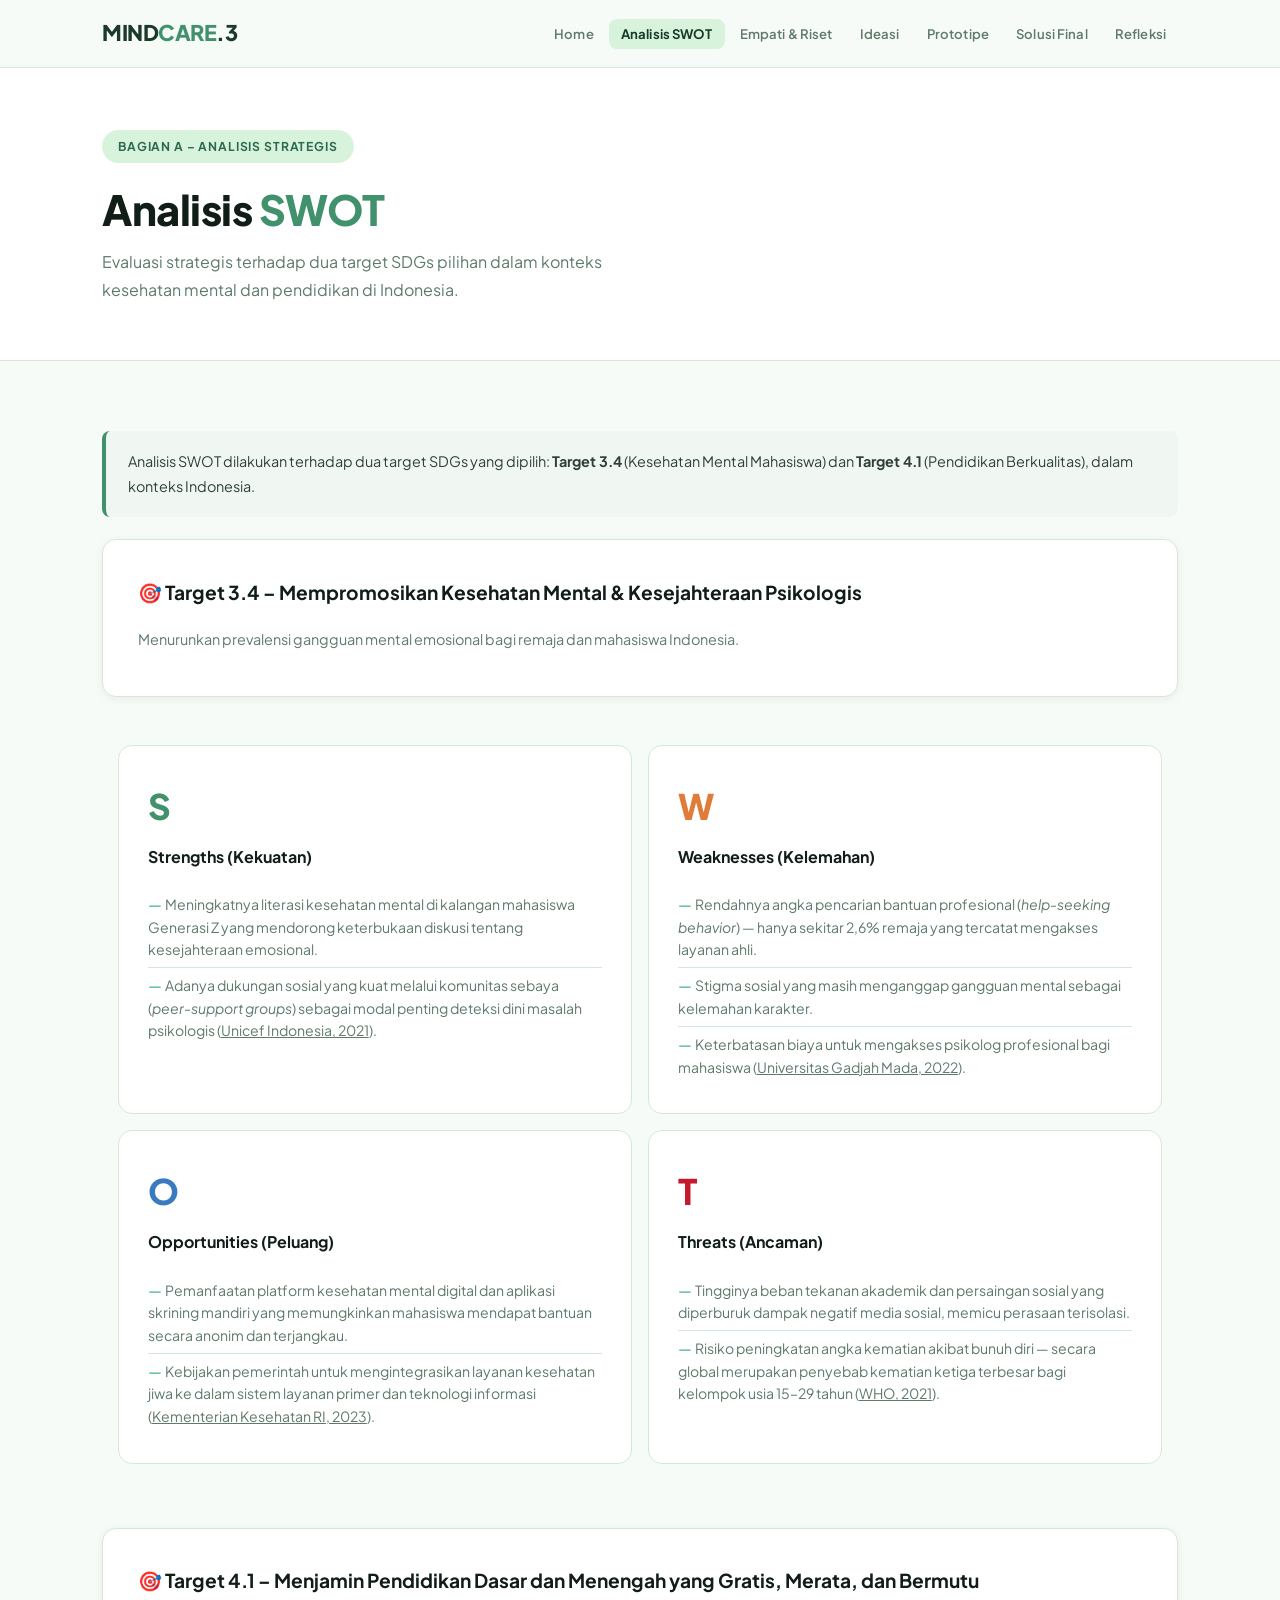
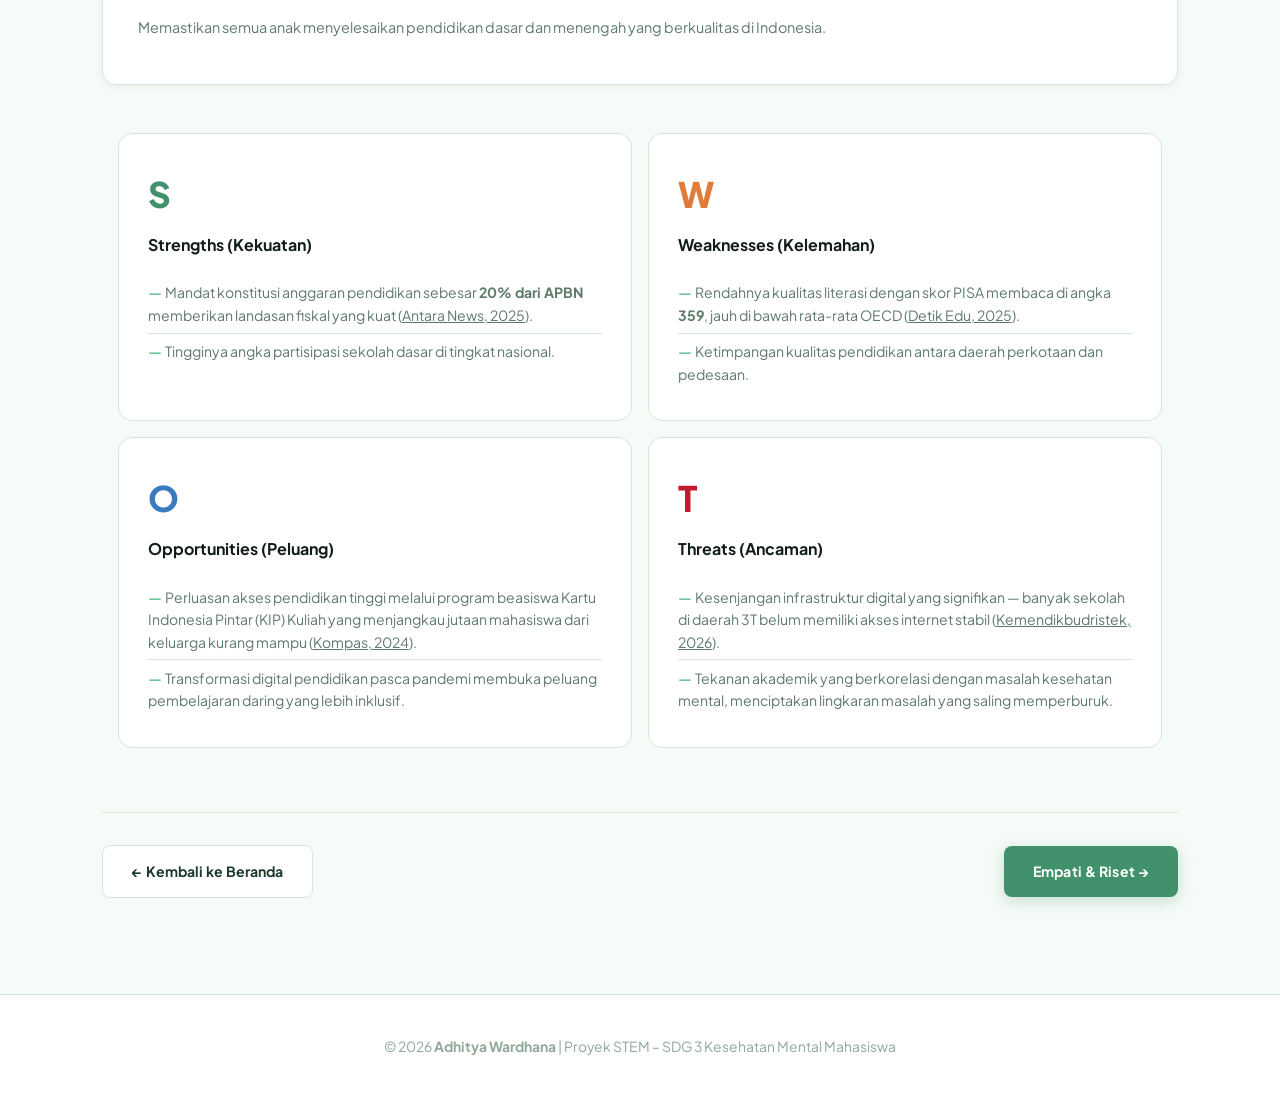
<file: swot.html>
<!DOCTYPE html>
<html lang="id">
<head>
    <meta charset="UTF-8">
    <meta name="viewport" content="width=device-width, initial-scale=1.0">
    <title>Analisis SWOT – SDG 3 | MINDCARE</title>
    <link rel="stylesheet" href="style.css">
    <link href="https://fonts.googleapis.com/css2?family=Plus+Jakarta+Sans:wght@300;400;600;700;800&display=swap" rel="stylesheet">
</head>
<body>
    <header>
        <nav class="container">
            <div class="logo">MIND<span>CARE</span>.3</div>
            <ul class="nav-links">
                <li><a href="index.html">Home</a></li>
                <li><a href="swot.html" class="active">Analisis SWOT</a></li>
                <li><a href="empathy.html">Empati &amp; Riset</a></li>
                <li><a href="ideation.html">Ideasi</a></li>
                <li><a href="prototype.html">Prototipe</a></li>
                <li><a href="solution.html">Solusi Final</a></li>
                <li><a href="reflection.html">Refleksi</a></li>
            </ul>
        </nav>
    </header>

    <div class="page-hero">
        <div class="container">
            <span class="badge">Bagian A – Analisis Strategis</span>
            <h1>Analisis <span>SWOT</span></h1>
            <p>Evaluasi strategis terhadap dua target SDGs pilihan dalam konteks kesehatan mental dan pendidikan di Indonesia.</p>
        </div>
    </div>

    <main class="container" style="padding-top: 3rem; padding-bottom: 4rem;">

        <div class="info-box">
            Analisis SWOT dilakukan terhadap dua target SDGs yang dipilih: <strong>Target 3.4</strong> (Kesehatan Mental Mahasiswa) dan <strong>Target 4.1</strong> (Pendidikan Berkualitas), dalam konteks Indonesia.
        </div>

        <div class="content-card" style="margin-bottom: 2rem;">
            <h3>🎯 Target 3.4 – Mempromosikan Kesehatan Mental &amp; Kesejahteraan Psikologis</h3>
            <p style="color: var(--text-muted); margin-bottom: 0.5rem; font-size: 0.9rem;">Menurunkan prevalensi gangguan mental emosional bagi remaja dan mahasiswa Indonesia.</p>
        </div>

        <table class="swot-table">
            <tr>
                <td class="swot-cell s">
                    <span class="swot-letter">S</span>
                    <h3>Strengths (Kekuatan)</h3>
                    <ul>
                        <li>Meningkatnya literasi kesehatan mental di kalangan mahasiswa Generasi Z yang mendorong keterbukaan diskusi tentang kesejahteraan emosional.</li>
                        <li>Adanya dukungan sosial yang kuat melalui komunitas sebaya (<em>peer-support groups</em>) sebagai modal penting deteksi dini masalah psikologis (<a href="https://www.unicef.org/indonesia/id/laporan/state-worlds-children-2021" target="_blank" style="color: inherit; text-decoration: underline;">Unicef Indonesia, 2021</a>).</li>
                    </ul>
                </td>
                <td class="swot-cell w">
                    <span class="swot-letter">W</span>
                    <h3>Weaknesses (Kelemahan)</h3>
                    <ul>
                        <li>Rendahnya angka pencarian bantuan profesional (<em>help-seeking behavior</em>) — hanya sekitar 2,6% remaja yang tercatat mengakses layanan ahli.</li>
                        <li>Stigma sosial yang masih menganggap gangguan mental sebagai kelemahan karakter.</li>
                        <li>Keterbatasan biaya untuk mengakses psikolog profesional bagi mahasiswa (<a href="https://ugm.ac.id/id/berita/23086-hasil-survei-i-namhs-satu-dari-tiga-remaja-indonesia-memiliki-masalah-kesehatan-mental/" target="_blank" style="color: inherit; text-decoration: underline;">Universitas Gadjah Mada, 2022</a>).</li>
                    </ul>
                </td>
            </tr>
            <tr>
                <td class="swot-cell o">
                    <span class="swot-letter">O</span>
                    <h3>Opportunities (Peluang)</h3>
                    <ul>
                        <li>Pemanfaatan platform kesehatan mental digital dan aplikasi skrining mandiri yang memungkinkan mahasiswa mendapat bantuan secara anonim dan terjangkau.</li>
                        <li>Kebijakan pemerintah untuk mengintegrasikan layanan kesehatan jiwa ke dalam sistem layanan primer dan teknologi informasi (<a href="https://kemkes.go.id/id/%20integrasi-layanan-primer-wujudkan-pembiayaan-kesehatan-berkelanjutan" target="_blank" style="color: inherit; text-decoration: underline;">Kementerian Kesehatan RI, 2023</a>).</li>
                    </ul>
                </td>
                <td class="swot-cell t">
                    <span class="swot-letter">T</span>
                    <h3>Threats (Ancaman)</h3>
                    <ul>
                        <li>Tingginya beban tekanan akademik dan persaingan sosial yang diperburuk dampak negatif media sosial, memicu perasaan terisolasi.</li>
                        <li>Risiko peningkatan angka kematian akibat bunuh diri — secara global merupakan penyebab kematian ketiga terbesar bagi kelompok usia 15–29 tahun (<a href="https://www.who.int/news-room/fact-sheets/detail/adolescent-mental-health" target="_blank" style="color: inherit; text-decoration: underline;">WHO, 2021</a>).</li>
                    </ul>
                </td>
            </tr>
        </table>

        <div class="content-card" style="margin: 3rem 0 2rem;">
            <h3>🎯 Target 4.1 – Menjamin Pendidikan Dasar dan Menengah yang Gratis, Merata, dan Bermutu</h3>
            <p style="color: var(--text-muted); margin-bottom: 0.5rem; font-size: 0.9rem;">Memastikan semua anak menyelesaikan pendidikan dasar dan menengah yang berkualitas di Indonesia.</p>
        </div>

        <table class="swot-table">
            <tr>
                <td class="swot-cell s">
                    <span class="swot-letter">S</span>
                    <h3>Strengths (Kekuatan)</h3>
                    <ul>
                        <li>Mandat konstitusi anggaran pendidikan sebesar <strong>20% dari APBN</strong> memberikan landasan fiskal yang kuat (<a href="https://www.antaranews.com/berita/5081469/anggota-dpr-usul-anggaran-pendidikan-di-atas-20-persen" target="_blank" style="color: inherit; text-decoration: underline;">Antara News, 2025</a>).</li>
                        <li>Tingginya angka partisipasi sekolah dasar di tingkat nasional.</li>
                    </ul>
                </td>
                <td class="swot-cell w">
                    <span class="swot-letter">W</span>
                    <h3>Weaknesses (Kelemahan)</h3>
                    <ul>
                        <li>Rendahnya kualitas literasi dengan skor PISA membaca di angka <strong>359</strong>, jauh di bawah rata-rata OECD (<a href="https://www.detik.com/edu/sekolah/d-8565199/kapan-hasil-pisa-2025-keluar-ini-jawaban-kemendikdasmen" target="_blank" style="color: inherit; text-decoration: underline;">Detik Edu, 2025</a>).</li>
                        <li>Ketimpangan kualitas pendidikan antara daerah perkotaan dan pedesaan.</li>
                    </ul>
                </td>
            </tr>
            <tr>
                <td class="swot-cell o">
                    <span class="swot-letter">O</span>
                    <h3>Opportunities (Peluang)</h3>
                    <ul>
                        <li>Perluasan akses pendidikan tinggi melalui program beasiswa Kartu Indonesia Pintar (KIP) Kuliah yang menjangkau jutaan mahasiswa dari keluarga kurang mampu (<a href="https://www.kompas.com/edu/read/2024/02/12/152407971/kemendikbud-ada-200000-penerima-baru-pada-kip-kuliah-2024" target="_blank" style="color: inherit; text-decoration: underline;">Kompas, 2024</a>).</li>
                        <li>Transformasi digital pendidikan pasca pandemi membuka peluang pembelajaran daring yang lebih inklusif.</li>
                    </ul>
                </td>
                <td class="swot-cell t">
                    <span class="swot-letter">T</span>
                    <h3>Threats (Ancaman)</h3>
                    <ul>
                        <li>Kesenjangan infrastruktur digital yang signifikan — banyak sekolah di daerah 3T belum memiliki akses internet stabil (<a href="https://internal-portal.kemdikbud.go.id/en/siaran-pers/14779-dampak-revitalisasi-sekolah-daerah-3t-perkuat-layanan-pendid" target="_blank" style="color: inherit; text-decoration: underline;">Kemendikbudristek, 2026</a>).</li>
                        <li>Tekanan akademik yang berkorelasi dengan masalah kesehatan mental, menciptakan lingkaran masalah yang saling memperburuk.</li>
                    </ul>
                </td>
            </tr>
        </table>

        <div class="page-nav">
            <a href="index.html" class="btn-secondary">← Kembali ke Beranda</a>
            <a href="empathy.html" class="btn-primary">Empati &amp; Riset →</a>
        </div>
    </main>

    <footer>
        <p>&copy; 2026 <strong>Adhitya Wardhana</strong> | Proyek STEM – SDG 3 Kesehatan Mental Mahasiswa</p>
    </footer>
</body>
</html>
</file>
<file: style.css>
/* ============================================
   MINDWELL – Natural Green Minimalist Design
   ============================================ */

:root {
    --green-dark:    #1a3a2a;
    --green-mid:     #2d6a4f;
    --green-main:    #40916c;
    --green-light:   #74c69d;
    --green-pale:    #d8f3dc;
    --green-mist:    #f0f7f2;

    --accent-red:    #c5192d;

    --text-dark:     #111d17;
    --text-body:     #2f4039;
    --text-muted:    #5e7a6a;
    --text-light:    #8fa897;

    --white:         #ffffff;
    --surface:       #f7fbf8;
    --border:        #d4e8da;

    --shadow-sm:     0 2px 8px rgba(26,58,42,0.07);
    --shadow-md:     0 6px 24px rgba(26,58,42,0.10);
    --shadow-lg:     0 16px 48px rgba(26,58,42,0.13);

    --radius-sm:     8px;
    --radius-md:     14px;
    --radius-lg:     20px;
}

/* ---- Reset ---- */
*, *::before, *::after { margin: 0; padding: 0; box-sizing: border-box; }
html { scroll-behavior: smooth; }

body {
    font-family: 'Plus Jakarta Sans', sans-serif;
    background: var(--surface);
    color: var(--text-body);
    line-height: 1.75;
    overflow-x: hidden;
    font-size: 15px;
}

.container { max-width: 1140px; margin: 0 auto; padding: 0 2rem; }

/* ---- NAV ---- */
header {
    background: rgba(247,251,248,0.94);
    backdrop-filter: blur(14px);
    border-bottom: 1px solid var(--border);
    padding: 0.9rem 0;
    position: fixed;
    width: 100%;
    top: 0;
    z-index: 1000;
}

nav { display: flex; justify-content: space-between; align-items: center; }

.logo {
    font-weight: 800;
    font-size: 1.35rem;
    letter-spacing: -0.5px;
    color: var(--green-dark);
}
.logo span { color: var(--green-main); }

.nav-links { display: flex; list-style: none; gap: 0.2rem; }
.nav-links a {
    text-decoration: none;
    color: var(--text-muted);
    font-weight: 600;
    font-size: 0.82rem;
    padding: 0.4rem 0.75rem;
    border-radius: var(--radius-sm);
    transition: all 0.2s;
    letter-spacing: 0.01em;
}
.nav-links a:hover { color: var(--green-main); background: var(--green-pale); }
.nav-links a.active { color: var(--green-dark); background: var(--green-pale); font-weight: 700; }

/* ---- HERO ---- */
.hero {
    min-height: 100vh;
    display: flex;
    align-items: center;
    position: relative;
    overflow: hidden;
    background: var(--white);
}

.hero::before {
    content: '';
    position: absolute;
    inset: 0;
    background:
        radial-gradient(ellipse 70% 60% at 80% 50%, rgba(116,198,157,0.15) 0%, transparent 70%),
        radial-gradient(ellipse 40% 40% at 10% 80%, rgba(64,145,108,0.08) 0%, transparent 60%);
}

.hero-content {
    max-width: 660px;
    margin-left: 8%;
    position: relative;
    z-index: 1;
    animation: fadeUp 0.9s ease both;
}

.badge {
    display: inline-block;
    background: var(--green-pale);
    color: var(--green-mid);
    padding: 0.38rem 1rem;
    border-radius: 50px;
    font-size: 0.76rem;
    font-weight: 700;
    text-transform: uppercase;
    letter-spacing: 0.07em;
    margin-bottom: 1.4rem;
}

.hero h1 {
    font-size: 4rem;
    font-weight: 800;
    line-height: 1.08;
    color: var(--text-dark);
    margin-bottom: 1.2rem;
    letter-spacing: -1px;
}
.hero h1 span { color: var(--green-main); }

.hero p {
    color: var(--text-muted);
    font-size: 1.05rem;
    margin-bottom: 2.2rem;
    max-width: 480px;
}

.hero-btns { display: flex; gap: 0.8rem; flex-wrap: wrap; }

/* ---- BUTTONS ---- */
.btn-primary {
    background: var(--green-main);
    color: var(--white);
    padding: 0.82rem 1.8rem;
    border-radius: var(--radius-sm);
    text-decoration: none;
    font-weight: 700;
    font-size: 0.88rem;
    display: inline-block;
    transition: all 0.25s;
    box-shadow: 0 4px 16px rgba(64,145,108,0.28);
    letter-spacing: 0.01em;
}
.btn-primary:hover {
    background: var(--green-mid);
    transform: translateY(-2px);
    box-shadow: 0 8px 24px rgba(64,145,108,0.34);
}

.btn-secondary {
    background: var(--white);
    color: var(--green-dark);
    padding: 0.82rem 1.8rem;
    border-radius: var(--radius-sm);
    text-decoration: none;
    font-weight: 700;
    font-size: 0.88rem;
    display: inline-block;
    transition: all 0.25s;
    border: 1.5px solid var(--border);
}
.btn-secondary:hover {
    border-color: var(--green-main);
    color: var(--green-main);
    transform: translateY(-2px);
}

/* ---- SECTIONS ---- */
section { padding: 88px 0; }

.section-title { text-align: center; margin-bottom: 3.5rem; }
.section-title h2 {
    font-size: 2.1rem;
    font-weight: 800;
    color: var(--text-dark);
    margin-bottom: 0.7rem;
    letter-spacing: -0.5px;
}
.section-title p { color: var(--text-muted); max-width: 540px; margin: 0 auto; font-size: 0.95rem; }

.section-eyebrow {
    display: inline-block;
    font-size: 0.74rem;
    font-weight: 700;
    text-transform: uppercase;
    letter-spacing: 0.1em;
    color: var(--green-main);
    background: var(--green-pale);
    padding: 0.28rem 0.85rem;
    border-radius: 50px;
    margin-bottom: 0.7rem;
}

/* ---- SDG GRID ---- */
.sdg-grid {
    display: grid;
    grid-template-columns: repeat(auto-fill, minmax(130px, 1fr));
    gap: 14px;
    margin: 36px 0;
}

.sdg-icon-card {
    position: relative;
    border-radius: var(--radius-sm);
    overflow: visible;
    background: var(--white);
    box-shadow: var(--shadow-sm);
    transition: all 0.25s ease;
}
.sdg-icon-wrapper img { width: 100%; display: block; border-radius: var(--radius-sm); }

.sdg-card-overlay {
    position: absolute;
    bottom: 110%;
    left: 50%;
    transform: translateX(-50%) translateY(8px);
    background: var(--green-dark);
    color: var(--white);
    padding: 10px 13px;
    border-radius: var(--radius-sm);
    width: 175px;
    opacity: 0;
    pointer-events: none;
    transition: all 0.22s ease;
    font-size: 0.74rem;
    text-align: center;
    z-index: 10;
}
.sdg-card-overlay::after {
    content: "";
    position: absolute;
    top: 100%; left: 50%;
    transform: translateX(-50%);
    border: 6px solid transparent;
    border-top-color: var(--green-dark);
}
.sdg-card-overlay span {
    font-size: 1.05rem;
    font-weight: 800;
    color: var(--green-light);
    display: block;
    margin-bottom: 3px;
}
.sdg-icon-card:hover .sdg-card-overlay { opacity: 1; transform: translateX(-50%) translateY(0); }
.sdg-icon-card:hover { transform: translateY(-6px); box-shadow: var(--shadow-md); }
.active-sdg { outline: 2.5px solid var(--green-main); outline-offset: 2px; }

.focus-description {
    background: var(--white);
    padding: 1.8rem 2.2rem;
    border-radius: var(--radius-md);
    border-left: 5px solid var(--green-main);
    box-shadow: var(--shadow-sm);
    margin-top: 1.8rem;
    font-size: 0.95rem;
}

/* ---- FACTS ---- */
.grid-facts {
    display: grid;
    grid-template-columns: repeat(auto-fill, minmax(240px, 1fr));
    gap: 1.5rem;
}

.fact-item {
    background: var(--white);
    padding: 2.2rem 1.8rem;
    border-radius: var(--radius-md);
    text-align: center;
    box-shadow: var(--shadow-sm);
    border-top: 3px solid var(--green-pale);
    transition: all 0.25s;
}
.fact-item:hover { transform: translateY(-6px); box-shadow: var(--shadow-md); border-top-color: var(--green-main); }

.stat {
    display: block;
    font-size: 2.7rem;
    font-weight: 800;
    color: var(--green-main);
    margin-bottom: 0.6rem;
    letter-spacing: -1px;
}
.fact-item h3 { font-size: 0.95rem; font-weight: 700; color: var(--text-dark); margin-bottom: 0.5rem; }
.fact-item p { color: var(--text-muted); font-size: 0.88rem; line-height: 1.65; }

/* ---- SERVICES ---- */
.services { background: var(--white); }

.services-grid { display: flex; justify-content: center; gap: 16px; flex-wrap: wrap; margin-bottom: 2rem; }

.service-card {
    display: flex;
    align-items: center;
    gap: 12px;
    background: var(--green-mist);
    padding: 16px 22px;
    border-radius: var(--radius-md);
    min-width: 240px;
    border: 1.5px solid transparent;
    transition: all 0.25s ease;
    cursor: pointer;
}
.service-card .icon { font-size: 1.3rem; }
.service-card h3 { font-size: 0.95rem; font-weight: 700; color: var(--text-dark); }
.service-card p { display: none; }
.service-card:hover, .service-card.active {
    background: var(--green-pale);
    border-color: var(--green-main);
    transform: translateY(-3px);
    box-shadow: var(--shadow-sm);
}

.target-info {
    background: var(--green-mist);
    padding: 1.3rem 1.8rem;
    border-radius: var(--radius-md);
    border-left: 4px solid var(--green-main);
    font-size: 0.9rem;
    color: var(--text-body);
}

/* ---- CARDS (generic) ---- */
.card {
    background: var(--white);
    padding: 2rem;
    border-radius: var(--radius-md);
    box-shadow: var(--shadow-sm);
    border: 1px solid var(--border);
    transition: all 0.25s;
}
.card:hover { box-shadow: var(--shadow-md); transform: translateY(-4px); }

/* ---- PAGE HERO ---- */
.page-hero {
    padding: 130px 0 56px;
    background: var(--white);
    border-bottom: 1px solid var(--border);
}
.page-hero h1 { font-size: 2.6rem; font-weight: 800; line-height: 1.15; color: var(--text-dark); letter-spacing: -0.5px; }
.page-hero h1 span { color: var(--green-main); }
.page-hero p { color: var(--text-muted); max-width: 560px; margin-top: 0.9rem; font-size: 1rem; }

/* ---- CONTENT CARDS ---- */
.content-card {
    background: var(--white);
    border-radius: var(--radius-md);
    padding: 2.2rem;
    box-shadow: var(--shadow-sm);
    border: 1px solid var(--border);
    margin-bottom: 1.8rem;
}
.content-card h3 { font-size: 1.2rem; font-weight: 700; margin-bottom: 1.1rem; color: var(--text-dark); }
.content-card h4 {
    font-size: 0.88rem;
    font-weight: 700;
    color: var(--green-mid);
    text-transform: uppercase;
    letter-spacing: 0.06em;
    margin: 1.4rem 0 0.6rem;
}
.content-card p { color: var(--text-muted); margin-bottom: 0.8rem; font-size: 0.93rem; line-height: 1.8; }
.content-card ul, .content-card ol { padding-left: 1.4rem; color: var(--text-muted); font-size: 0.93rem; }
.content-card li { margin-bottom: 0.45rem; line-height: 1.7; }

.section-number {
    display: inline-flex;
    align-items: center;
    justify-content: center;
    width: 36px; height: 36px;
    background: var(--green-pale);
    color: var(--green-dark);
    border-radius: 50%;
    font-weight: 800;
    font-size: 0.9rem;
    margin-bottom: 1rem;
}

/* ---- PROGRESS BAR ---- */
.progress-bar {
    display: flex;
    gap: 0.5rem;
    justify-content: center;
    margin-bottom: 3rem;
    flex-wrap: wrap;
}
.progress-step {
    display: flex;
    align-items: center;
    gap: 0.45rem;
    font-size: 0.8rem;
    font-weight: 600;
    color: var(--text-muted);
    padding: 0.45rem 1rem;
    border-radius: 50px;
    background: var(--white);
    border: 1.5px solid var(--border);
    text-decoration: none;
    transition: all 0.2s;
}
.progress-step:hover { border-color: var(--green-main); color: var(--green-main); }
.progress-step.active { background: var(--green-main); color: var(--white); border-color: var(--green-main); }
.step-num {
    width: 20px; height: 20px;
    background: rgba(255,255,255,0.25);
    border-radius: 50%;
    display: flex;
    align-items: center;
    justify-content: center;
    font-size: 0.72rem;
    font-weight: 800;
}
.progress-step:not(.active) .step-num { background: var(--green-pale); color: var(--green-mid); }

/* ---- SURVEY STATS ---- */
.survey-grid {
    display: grid;
    grid-template-columns: repeat(auto-fill, minmax(160px, 1fr));
    gap: 1.1rem;
    margin: 1.4rem 0;
}
.survey-stat {
    background: var(--green-mist);
    border-radius: var(--radius-md);
    padding: 1.3rem;
    text-align: center;
    border-top: 3px solid var(--green-light);
}
.survey-stat .number { font-size: 2rem; font-weight: 800; color: var(--green-mid); }
.survey-stat .label { font-size: 0.78rem; color: var(--text-muted); margin-top: 0.3rem; line-height: 1.4; }

/* ---- MATRIX TABLE ---- */
.matrix-table { width: 100%; border-collapse: collapse; margin: 1.4rem 0; font-size: 0.86rem; }
.matrix-table th {
    background: var(--green-mid);
    color: var(--white);
    padding: 11px 14px;
    text-align: left;
    font-weight: 700;
    font-size: 0.83rem;
}
.matrix-table td { padding: 10px 14px; border-bottom: 1px solid var(--border); color: var(--text-muted); vertical-align: top; }
.matrix-table tr:last-child td { border-bottom: none; }
.matrix-table tr:hover td { background: var(--green-mist); }
.matrix-table th:first-child { border-radius: var(--radius-sm) 0 0 0; }
.matrix-table th:last-child { border-radius: 0 var(--radius-sm) 0 0; }
.matrix-table td:first-child { font-weight: 700; color: var(--text-dark); background: var(--surface); width: 170px; }

/* ---- SWOT ---- */
.swot-table { width: 100%; border-collapse: separate; border-spacing: 1rem; margin: 1.5rem 0; }
.swot-cell {
    background: var(--white);
    padding: 1.8rem;
    border-radius: var(--radius-md);
    vertical-align: top;
    border: 1px solid var(--border);
    width: 50%;
    transition: 0.25s;
}
.swot-cell:hover { box-shadow: var(--shadow-md); }
.swot-letter { font-size: 2.2rem; font-weight: 800; display: block; margin-bottom: 0.4rem; }
.swot-cell.s .swot-letter { color: var(--green-main); }
.swot-cell.w .swot-letter { color: #e07b39; }
.swot-cell.o .swot-letter { color: #3a7bbf; }
.swot-cell.t .swot-letter { color: #c5192d; }
.swot-cell h3 { font-size: 1rem; font-weight: 700; margin-bottom: 1rem; color: var(--text-dark); }
.swot-cell ul { list-style: none; padding: 0; }
.swot-cell ul li { padding: 0.4rem 0; font-size: 0.88rem; color: var(--text-muted); border-bottom: 1px solid var(--border); line-height: 1.6; }
.swot-cell ul li:last-child { border-bottom: none; }
.swot-cell ul li::before { content: "— "; color: var(--green-light); font-weight: 700; }

/* ---- STARBURST ---- */
.starburst-grid {
    display: grid;
    grid-template-columns: repeat(auto-fill, minmax(250px, 1fr));
    gap: 1.4rem;
    margin: 1.8rem 0;
}
.starburst-card {
    background: var(--white);
    border-radius: var(--radius-md);
    padding: 1.8rem;
    border: 1px solid var(--border);
    box-shadow: var(--shadow-sm);
    transition: 0.25s;
}
.starburst-card:hover { transform: translateY(-4px); box-shadow: var(--shadow-md); }
.starburst-card .question { font-size: 1.4rem; font-weight: 800; color: var(--green-main); margin-bottom: 0.2rem; }
.starburst-card h4 { font-size: 0.9rem; font-weight: 700; color: var(--text-dark); margin-bottom: 0.8rem; }
.starburst-card p { font-size: 0.87rem; color: var(--text-muted); line-height: 1.72; }

/* ---- LEAN CANVAS ---- */
.lean-cell {
    background: var(--white);
    border-radius: var(--radius-md);
    padding: 1.4rem;
    border: 1px solid var(--border);
    font-size: 0.86rem;
    margin-bottom: 1rem;
}
.lean-cell .cell-title {
    font-weight: 800;
    color: var(--green-mid);
    font-size: 0.75rem;
    text-transform: uppercase;
    letter-spacing: 0.07em;
    margin-bottom: 0.75rem;
    display: block;
}
.lean-cell p, .lean-cell ul { color: var(--text-muted); line-height: 1.65; }
.lean-cell ul { padding-left: 1.1rem; }
.lean-cell li { margin-bottom: 0.35rem; }

/* ---- MIND MAP ---- */
.mindmap-placeholder {
    background: var(--green-mist);
    border: 1.5px dashed var(--green-light);
    border-radius: var(--radius-lg);
    padding: 2.5rem;
    text-align: center;
    margin: 1.5rem 0;
}
.mind-center {
    display: inline-block;
    background: var(--green-main);
    color: var(--white);
    padding: 0.8rem 2rem;
    border-radius: 50px;
    font-weight: 800;
    font-size: 1.05rem;
    margin-bottom: 1.4rem;
}
.mind-branches { display: flex; flex-wrap: wrap; justify-content: center; gap: 0.7rem; margin-top: 0.8rem; }
.mind-branch {
    background: var(--white);
    border: 1.5px solid var(--border);
    border-radius: var(--radius-sm);
    padding: 0.5rem 1.1rem;
    font-size: 0.83rem;
    font-weight: 600;
    color: var(--text-body);
}

/* ---- REFERENCES ---- */
.ref-list { list-style: none; padding: 0; }
.ref-list li {
    padding: 0.85rem 1rem;
    border-bottom: 1px solid var(--border);
    font-size: 0.86rem;
    color: var(--text-muted);
    line-height: 1.7;
}
.ref-list li:last-child { border-bottom: none; }
.ref-list a { color: var(--green-mid); word-break: break-all; }

/* ---- INFO BOX ---- */
.info-box {
    background: var(--green-mist);
    border-left: 4px solid var(--green-main);
    border-radius: var(--radius-sm);
    padding: 1.1rem 1.4rem;
    margin: 1.4rem 0;
    font-size: 0.9rem;
    color: var(--text-body);
}

/* ---- PAGE NAV ---- */
.page-nav {
    display: flex;
    justify-content: space-between;
    align-items: center;
    padding: 2rem 0;
    border-top: 1px solid var(--border);
    margin-top: 3rem;
    flex-wrap: wrap;
    gap: 1rem;
}

/* ---- DESIGN THINKING CARDS ---- */
.dt-grid {
    display: grid;
    grid-template-columns: repeat(auto-fill, minmax(210px, 1fr));
    gap: 1.4rem;
}
.dt-card {
    background: var(--white);
    border: 1px solid var(--border);
    border-radius: var(--radius-md);
    padding: 1.8rem;
    text-decoration: none;
    color: inherit;
    transition: all 0.25s;
    display: block;
}
.dt-card:hover { border-color: var(--green-main); box-shadow: var(--shadow-md); transform: translateY(-4px); }
.dt-card .dt-num {
    width: 34px; height: 34px;
    background: var(--green-pale);
    color: var(--green-dark);
    border-radius: 50%;
    display: flex;
    align-items: center;
    justify-content: center;
    font-weight: 800;
    font-size: 0.88rem;
    margin-bottom: 1rem;
}
.dt-card h3 { font-size: 0.98rem; font-weight: 700; color: var(--text-dark); margin-bottom: 0.45rem; }
.dt-card p { font-size: 0.84rem; color: var(--text-muted); line-height: 1.65; }

/* ---- FOOTER ---- */
footer {
    padding: 2.5rem 0;
    text-align: center;
    background: var(--white);
    border-top: 1px solid var(--border);
    color: var(--text-light);
    font-size: 0.87rem;
}

/* ---- ANIMATIONS ---- */
@keyframes fadeUp {
    from { opacity: 0; transform: translateY(24px); }
    to   { opacity: 1; transform: translateY(0); }
}

/* ---- RESPONSIVE ---- */
@media (max-width: 768px) {
    .hero h1 { font-size: 2.6rem; }
    .hero-content { margin-left: 5%; }
    .nav-links { display: none; }
    .sdg-grid { grid-template-columns: repeat(3, 1fr); gap: 9px; }
    .page-hero h1 { font-size: 2rem; }
    .swot-table { border-spacing: 0.5rem; }
    .swot-cell { display: block; width: 100%; }
}
</file>
